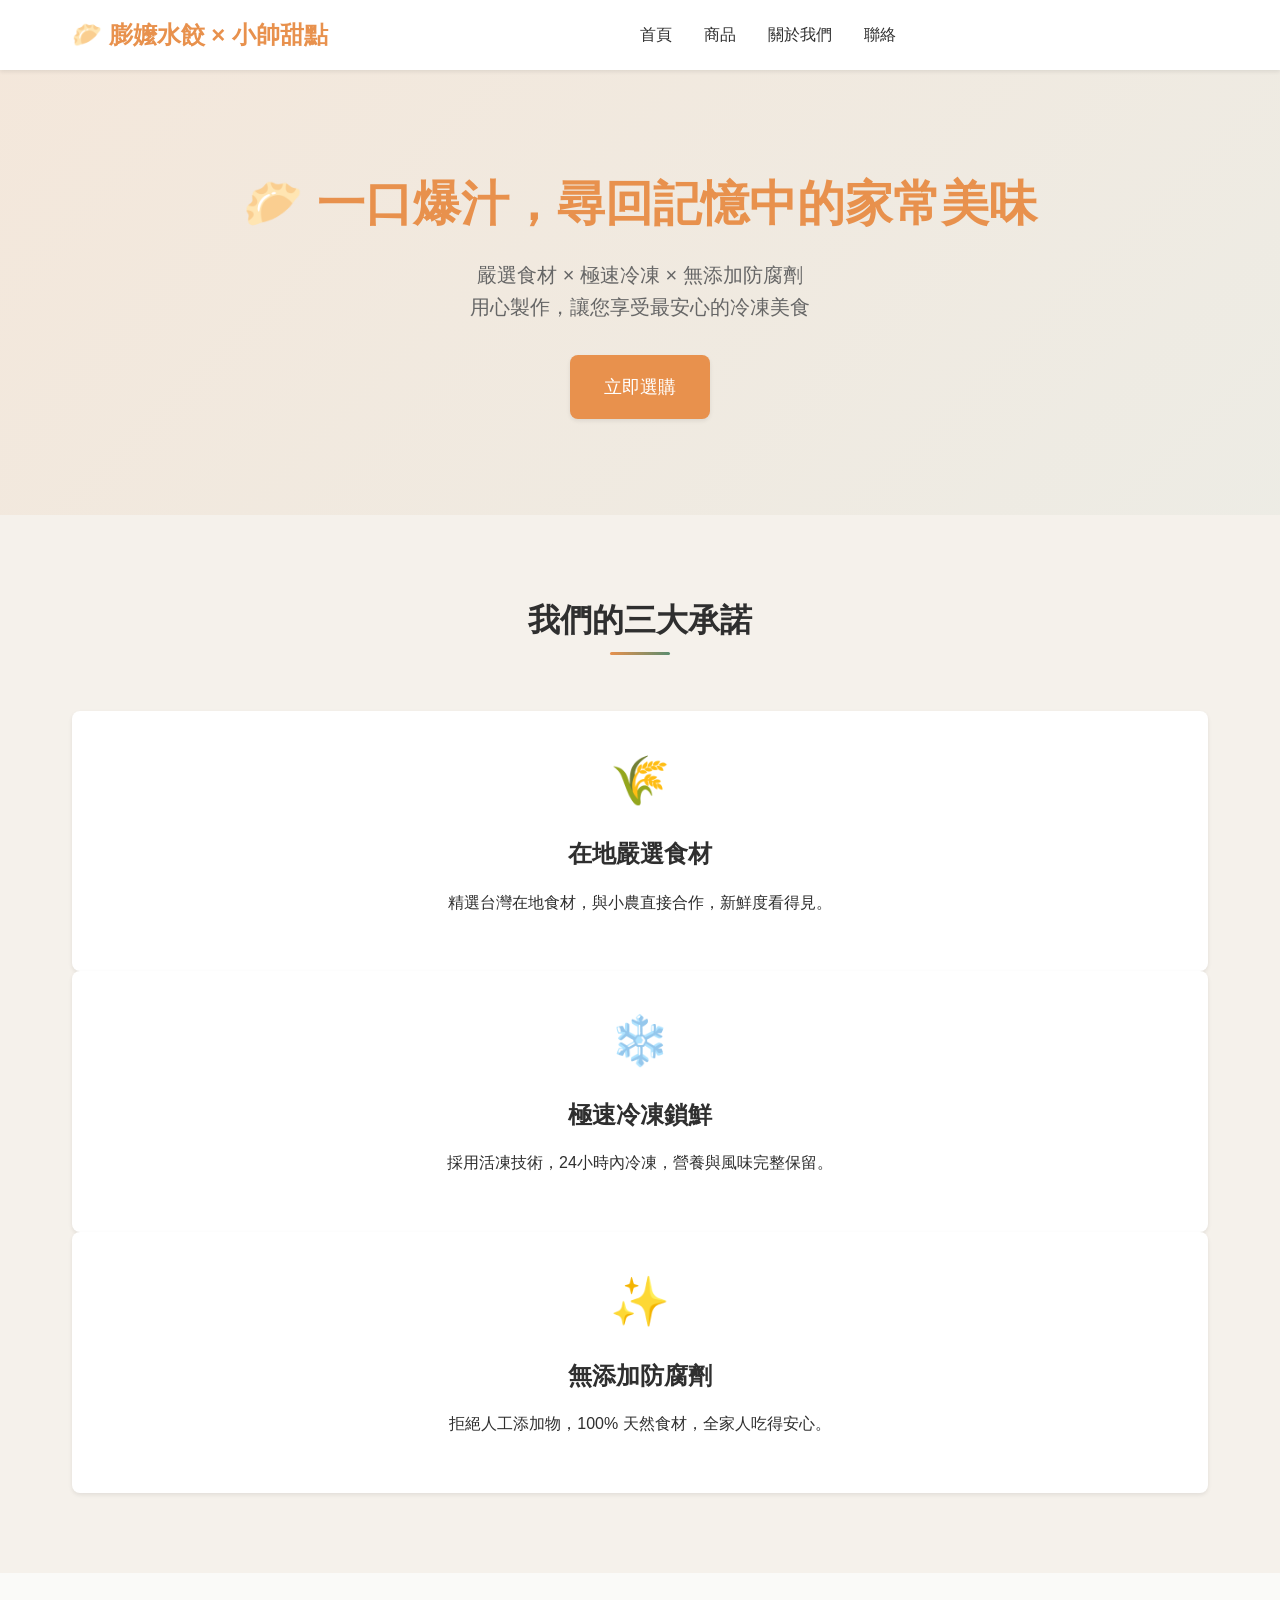
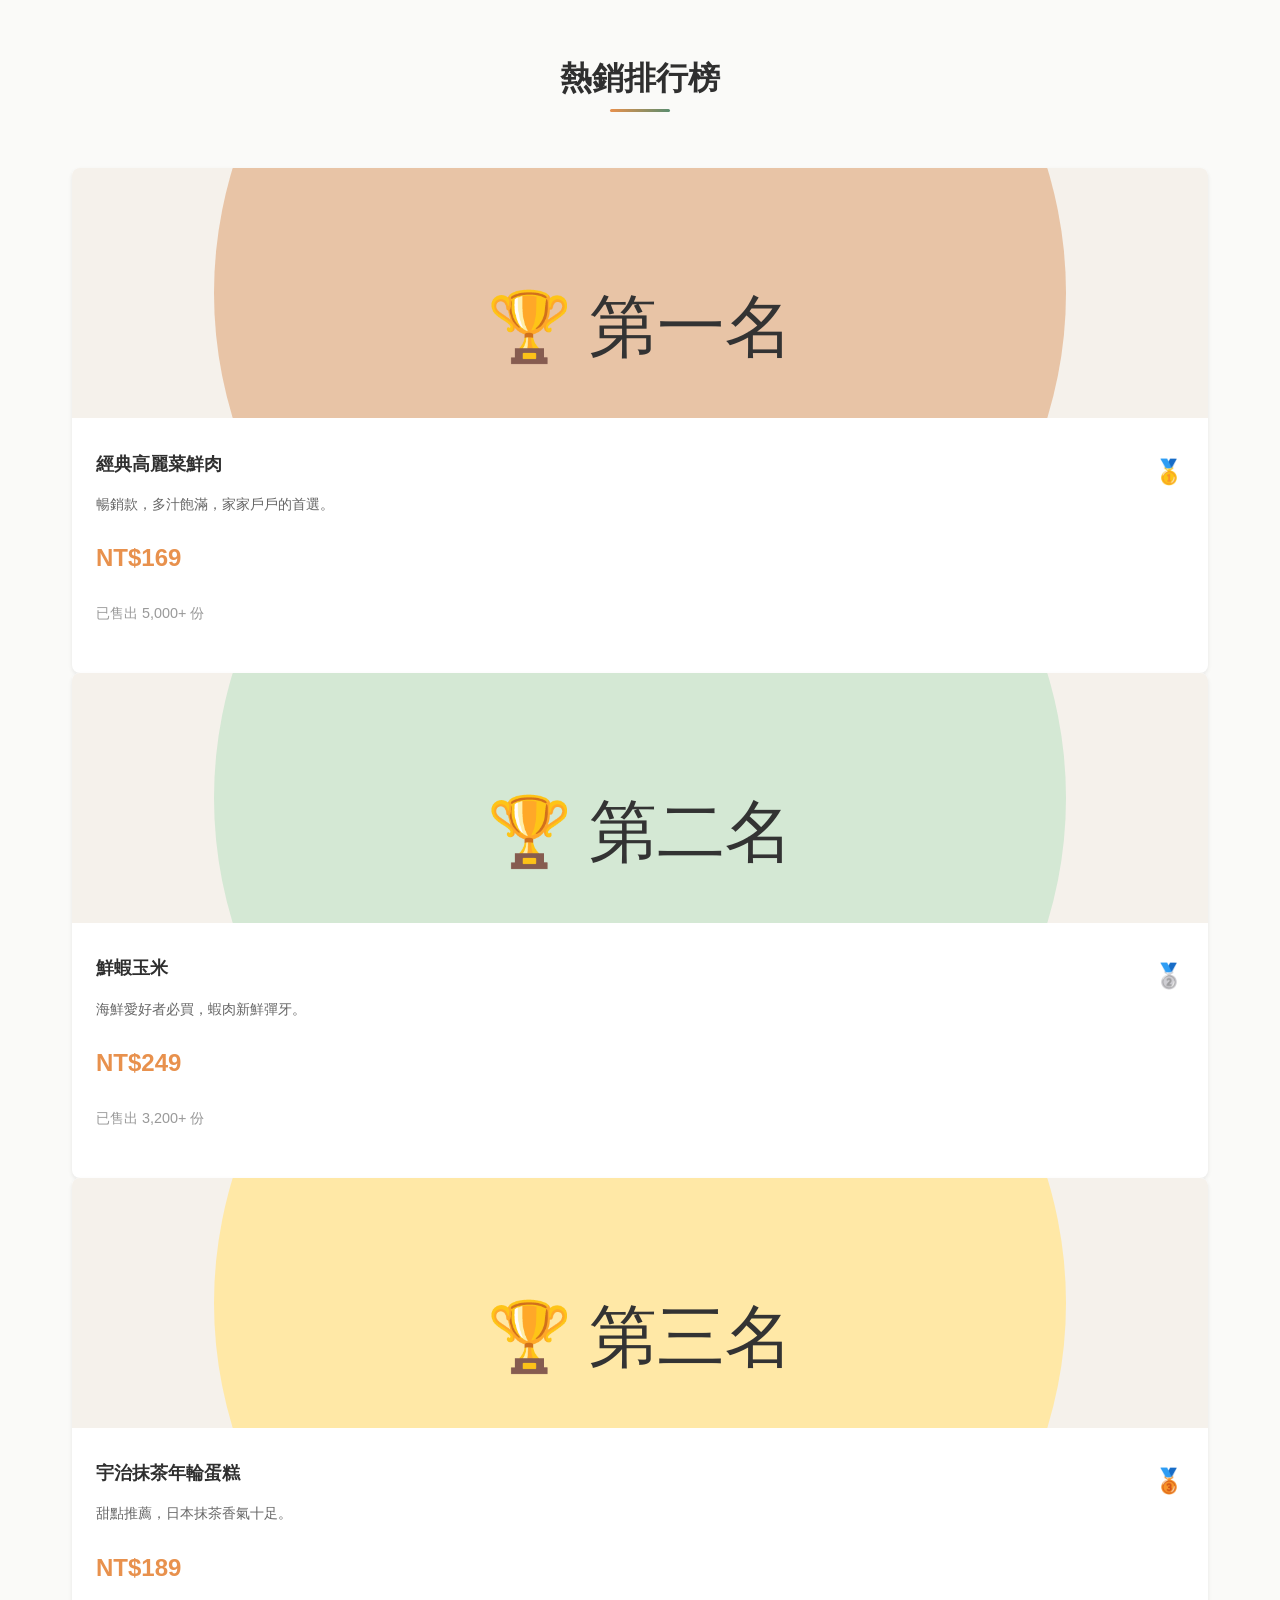
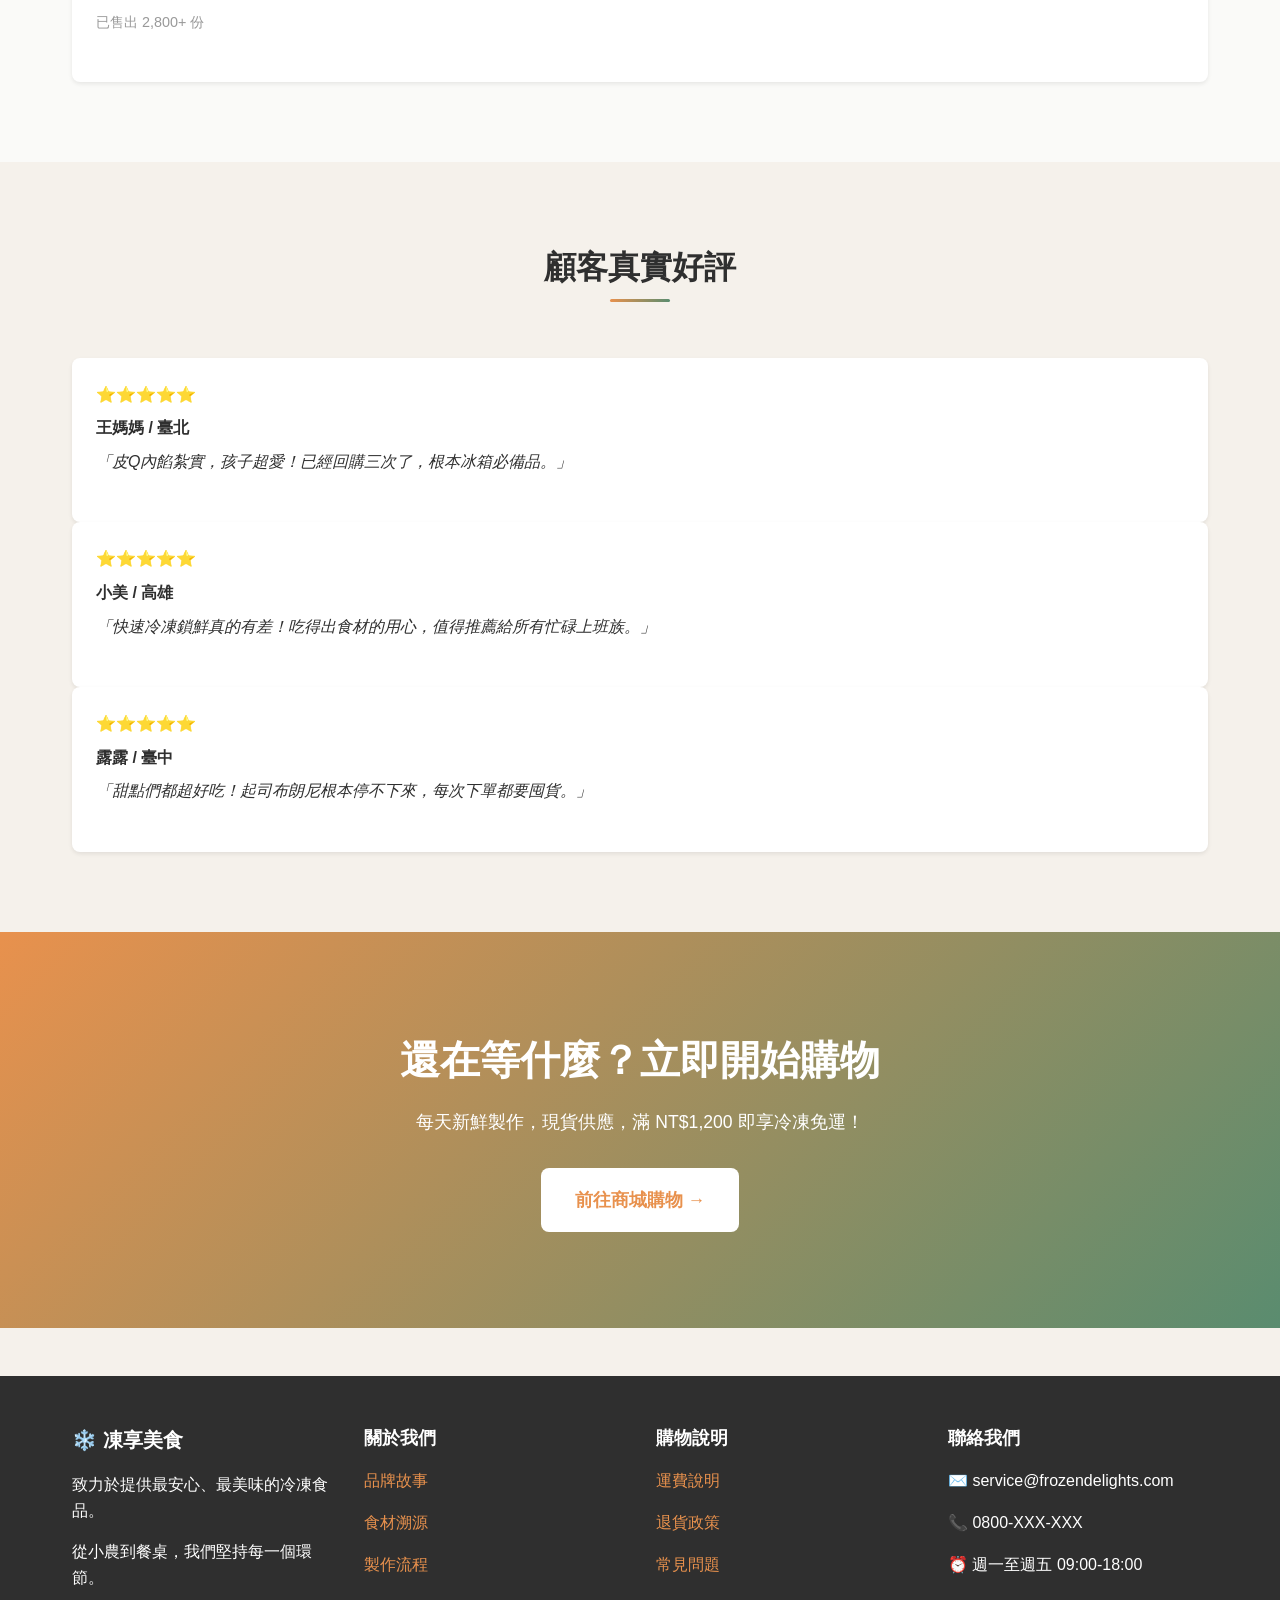
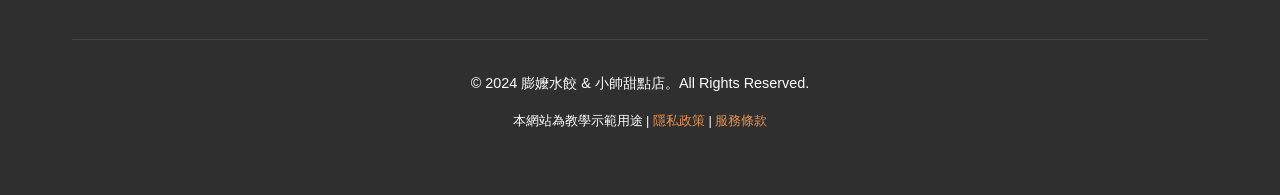
<file: index.html>
<!DOCTYPE html>
<html lang="zh-TW">
<head>
  <meta charset="UTF-8">
  <meta name="viewport" content="width=device-width, initial-scale=1.0">
  <title>膨嬤水餃 & 小帥甜點店 - 冷凍美食專家</title>
  <link rel="stylesheet" href="style.css">
</head>
<body>
  <!-- 導覽列 -->
  <nav class="navbar">
    <div class="navbar-container">
      <div class="navbar-brand">🥟 膨嬤水餃 × 小帥甜點</div>
      <ul class="navbar-nav">
        <li><a href="index.html">首頁</a></li>
        <li><a href="shop.html">商品</a></li>
        <li><a href="#about">關於我們</a></li>
        <li><a href="#contact">聯絡</a></li>
      </ul>
      <div class="navbar-right">
        <a href="cart.html" style="display: flex; align-items: center; font-weight: 600;">
          🛒 購物車<span class="cart-badge">0</span>
        </a>
      </div>
    </div>
  </nav>

  <!-- Hero Section -->
  <section style="background: linear-gradient(135deg, rgba(232, 145, 77, 0.1) 0%, rgba(90, 140, 111, 0.05) 100%); padding: 4rem 0; text-align: center;">
    <div class="container">
      <h1 style="font-size: 3rem; margin-bottom: 1rem; color: #E8914D;">
        🥟 一口爆汁，尋回記憶中的家常美味
      </h1>
      <p style="font-size: 1.25rem; color: #666; margin-bottom: 2rem;">
        嚴選食材 × 極速冷凍 × 無添加防腐劑<br>
        用心製作，讓您享受最安心的冷凍美食
      </p>
      <a href="shop.html" class="btn btn-primary" style="font-size: 1.1rem; padding: 1rem 2rem;">
        立即選購
      </a>
    </div>
  </section>

  <!-- 三大賣點 -->
  <section class="section">
    <div class="container">
      <div class="section-title">
        <h2>我們的三大承諾</h2>
      </div>
      <div class="grid-3">
        <div class="card" style="text-align: center;">
          <div style="padding: 2rem;">
            <div style="font-size: 3rem; margin-bottom: 1rem;">🌾</div>
            <h3>在地嚴選食材</h3>
            <p>精選台灣在地食材，與小農直接合作，新鮮度看得見。</p>
          </div>
        </div>
        <div class="card" style="text-align: center;">
          <div style="padding: 2rem;">
            <div style="font-size: 3rem; margin-bottom: 1rem;">❄️</div>
            <h3>極速冷凍鎖鮮</h3>
            <p>採用活凍技術，24小時內冷凍，營養與風味完整保留。</p>
          </div>
        </div>
        <div class="card" style="text-align: center;">
          <div style="padding: 2rem;">
            <div style="font-size: 3rem; margin-bottom: 1rem;">✨</div>
            <h3>無添加防腐劑</h3>
            <p>拒絕人工添加物，100% 天然食材，全家人吃得安心。</p>
          </div>
        </div>
      </div>
    </div>
  </section>

  <!-- 熱銷排行 -->
  <section class="section" style="background-color: var(--color-light);">
    <div class="container">
      <div class="section-title">
        <h2>熱銷排行榜</h2>
      </div>
      <div class="grid-3">
        <div class="card">
          <img src="data:image/svg+xml,%3Csvg xmlns=%22http://www.w3.org/2000/svg%22 width=%22400%22 height=%22400%22%3E%3Crect fill=%22%23F5F1EB%22 width=%22400%22 height=%22400%22/%3E%3Ccircle cx=%22200%22 cy=%22200%22 r=%22150%22 fill=%22%23E8C4A6%22/%3E%3Ctext x=%22200%22 y=%22220%22 font-size=%2224%22 text-anchor=%22middle%22 fill=%22%23333%22%3E🏆 第一名%3C/text%3E%3C/svg%3E" alt="" class="card-image">
          <div class="card-body">
            <div style="display: flex; justify-content: space-between; align-items: center;">
              <h3 class="card-title">經典高麗菜鮮肉</h3>
              <span style="font-size: 1.5rem;">🥇</span>
            </div>
            <p class="card-text">暢銷款，多汁飽滿，家家戶戶的首選。</p>
            <div class="card-price">NT$169</div>
            <p style="font-size: 0.9rem; color: #999;">已售出 5,000+ 份</p>
          </div>
        </div>
        <div class="card">
          <img src="data:image/svg+xml,%3Csvg xmlns=%22http://www.w3.org/2000/svg%22 width=%22400%22 height=%22400%22%3E%3Crect fill=%22%23F5F1EB%22 width=%22400%22 height=%22400%22/%3E%3Ccircle cx=%22200%22 cy=%22200%22 r=%22150%22 fill=%22%23D4E8D4%22/%3E%3Ctext x=%22200%22 y=%22220%22 font-size=%2224%22 text-anchor=%22middle%22 fill=%22%23333%22%3E🏆 第二名%3C/text%3E%3C/svg%3E" alt="" class="card-image">
          <div class="card-body">
            <div style="display: flex; justify-content: space-between; align-items: center;">
              <h3 class="card-title">鮮蝦玉米</h3>
              <span style="font-size: 1.5rem;">🥈</span>
            </div>
            <p class="card-text">海鮮愛好者必買，蝦肉新鮮彈牙。</p>
            <div class="card-price">NT$249</div>
            <p style="font-size: 0.9rem; color: #999;">已售出 3,200+ 份</p>
          </div>
        </div>
        <div class="card">
          <img src="data:image/svg+xml,%3Csvg xmlns=%22http://www.w3.org/2000/svg%22 width=%22400%22 height=%22400%22%3E%3Crect fill=%22%23F5F1EB%22 width=%22400%22 height=%22400%22/%3E%3Ccircle cx=%22200%22 cy=%22200%22 r=%22150%22 fill=%22%23FFE8A6%22/%3E%3Ctext x=%22200%22 y=%22220%22 font-size=%2224%22 text-anchor=%22middle%22 fill=%22%23333%22%3E🏆 第三名%3C/text%3E%3C/svg%3E" alt="" class="card-image">
          <div class="card-body">
            <div style="display: flex; justify-content: space-between; align-items: center;">
              <h3 class="card-title">宇治抹茶年輪蛋糕</h3>
              <span style="font-size: 1.5rem;">🥉</span>
            </div>
            <p class="card-text">甜點推薦，日本抹茶香氣十足。</p>
            <div class="card-price">NT$189</div>
            <p style="font-size: 0.9rem; color: #999;">已售出 2,800+ 份</p>
          </div>
        </div>
      </div>
    </div>
  </section>

  <!-- 顧客好評 -->
  <section class="section">
    <div class="container">
      <div class="section-title">
        <h2>顧客真實好評</h2>
      </div>
      <div class="grid-3">
        <div class="card">
          <div class="card-body">
            <div style="display: flex; gap: 0.25rem; margin-bottom: 0.5rem;">
              ⭐⭐⭐⭐⭐
            </div>
            <p style="font-weight: 600; margin-bottom: 0.5rem;">王媽媽 / 臺北</p>
            <p style="font-style: italic;">「皮Q內餡紮實，孩子超愛！已經回購三次了，根本冰箱必備品。」</p>
          </div>
        </div>
        <div class="card">
          <div class="card-body">
            <div style="display: flex; gap: 0.25rem; margin-bottom: 0.5rem;">
              ⭐⭐⭐⭐⭐
            </div>
            <p style="font-weight: 600; margin-bottom: 0.5rem;">小美 / 高雄</p>
            <p style="font-style: italic;">「快速冷凍鎖鮮真的有差！吃得出食材的用心，值得推薦給所有忙碌上班族。」</p>
          </div>
        </div>
        <div class="card">
          <div class="card-body">
            <div style="display: flex; gap: 0.25rem; margin-bottom: 0.5rem;">
              ⭐⭐⭐⭐⭐
            </div>
            <p style="font-weight: 600; margin-bottom: 0.5rem;">露露 / 臺中</p>
            <p style="font-style: italic;">「甜點們都超好吃！起司布朗尼根本停不下來，每次下單都要囤貨。」</p>
          </div>
        </div>
      </div>
    </div>
  </section>

  <!-- CTA 區域 -->
  <section style="background: linear-gradient(135deg, #E8914D 0%, #5A8C6F 100%); color: white; padding: 4rem 0; text-align: center;">
    <div class="container">
      <h2 style="font-size: 2.5rem; margin-bottom: 1rem; color: white;">
        還在等什麼？立即開始購物
      </h2>
      <p style="font-size: 1.1rem; margin-bottom: 2rem;">
        每天新鮮製作，現貨供應，滿 NT$1,200 即享冷凍免運！
      </p>
      <a href="shop.html" class="btn" style="background-color: white; color: #E8914D; font-weight: 600; font-size: 1.1rem; padding: 1rem 2rem;">
        前往商城購物 →
      </a>
    </div>
  </section>

  <!-- 頁腳 -->
  <footer id="contact">
    <div class="footer-container">
      <div class="footer-grid">
        <div>
          <h4 style="color: white; margin-bottom: 1rem;">❄️ 凍享美食</h4>
          <p>致力於提供最安心、最美味的冷凍食品。</p>
          <p>從小農到餐桌，我們堅持每一個環節。</p>
        </div>
        <div id="about">
          <h5 style="color: white; margin-bottom: 1rem;">關於我們</h5>
          <p><a href="#">品牌故事</a></p>
          <p><a href="#">食材溯源</a></p>
          <p><a href="#">製作流程</a></p>
        </div>
        <div>
          <h5 style="color: white; margin-bottom: 1rem;">購物說明</h5>
          <p><a href="#">運費說明</a></p>
          <p><a href="#">退貨政策</a></p>
          <p><a href="#">常見問題</a></p>
        </div>
        <div>
          <h5 style="color: white; margin-bottom: 1rem;">聯絡我們</h5>
          <p>✉️ service@frozendelights.com</p>
          <p>📞 0800-XXX-XXX</p>
          <p>⏰ 週一至週五 09:00-18:00</p>
        </div>
      </div>
      <div class="footer-bottom">
        <p>&copy; 2024 膨嬤水餃 & 小帥甜點店。All Rights Reserved.</p>
        <p style="margin-top: 0.5rem; font-size: 0.8rem;">
          本網站為教學示範用途 | 
          <a href="#">隱私政策</a> | 
          <a href="#">服務條款</a>
        </p>
      </div>
    </div>
  </footer>

  <script src="products.js"></script>
  <script src="cart.js"></script>
  <script src="main.js"></script>
  <script>
    document.addEventListener('DOMContentLoaded', () => {
      initHomePage();
    });
  </script>
</body>
</html>
</file>
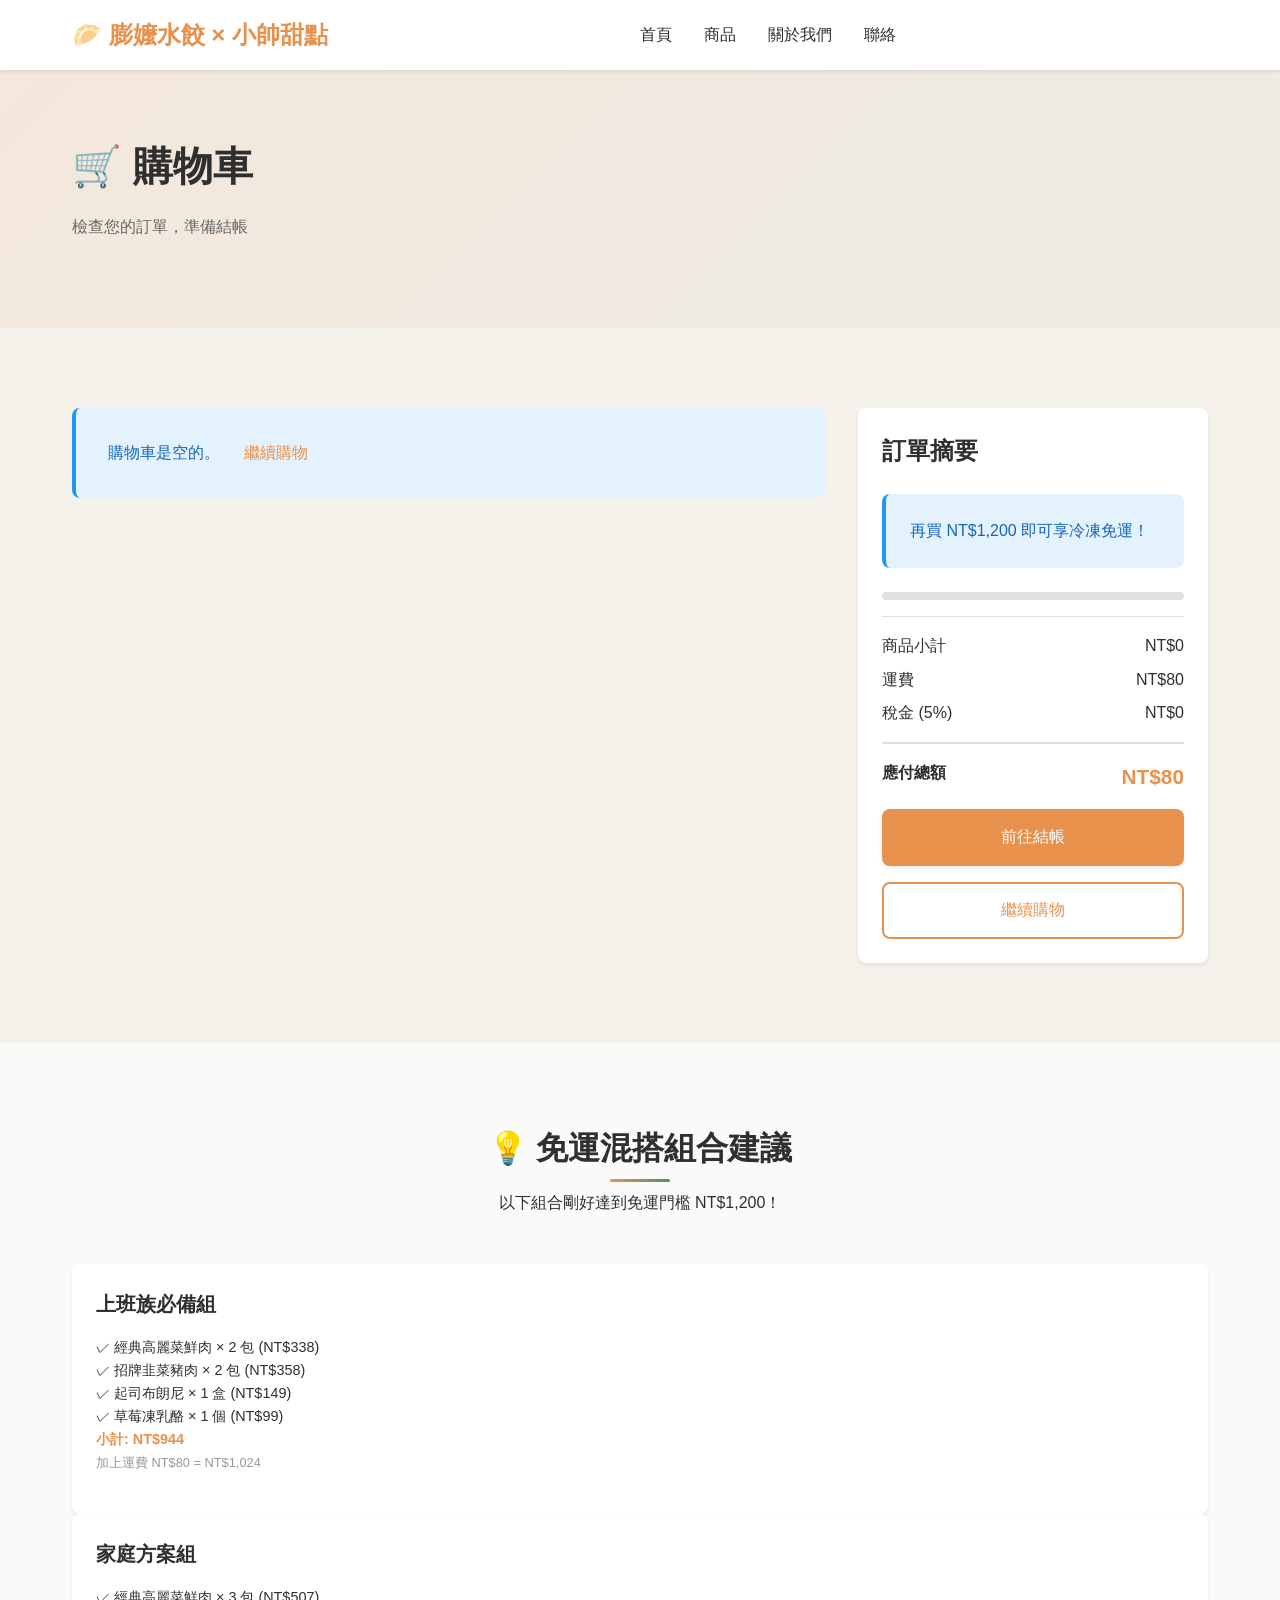
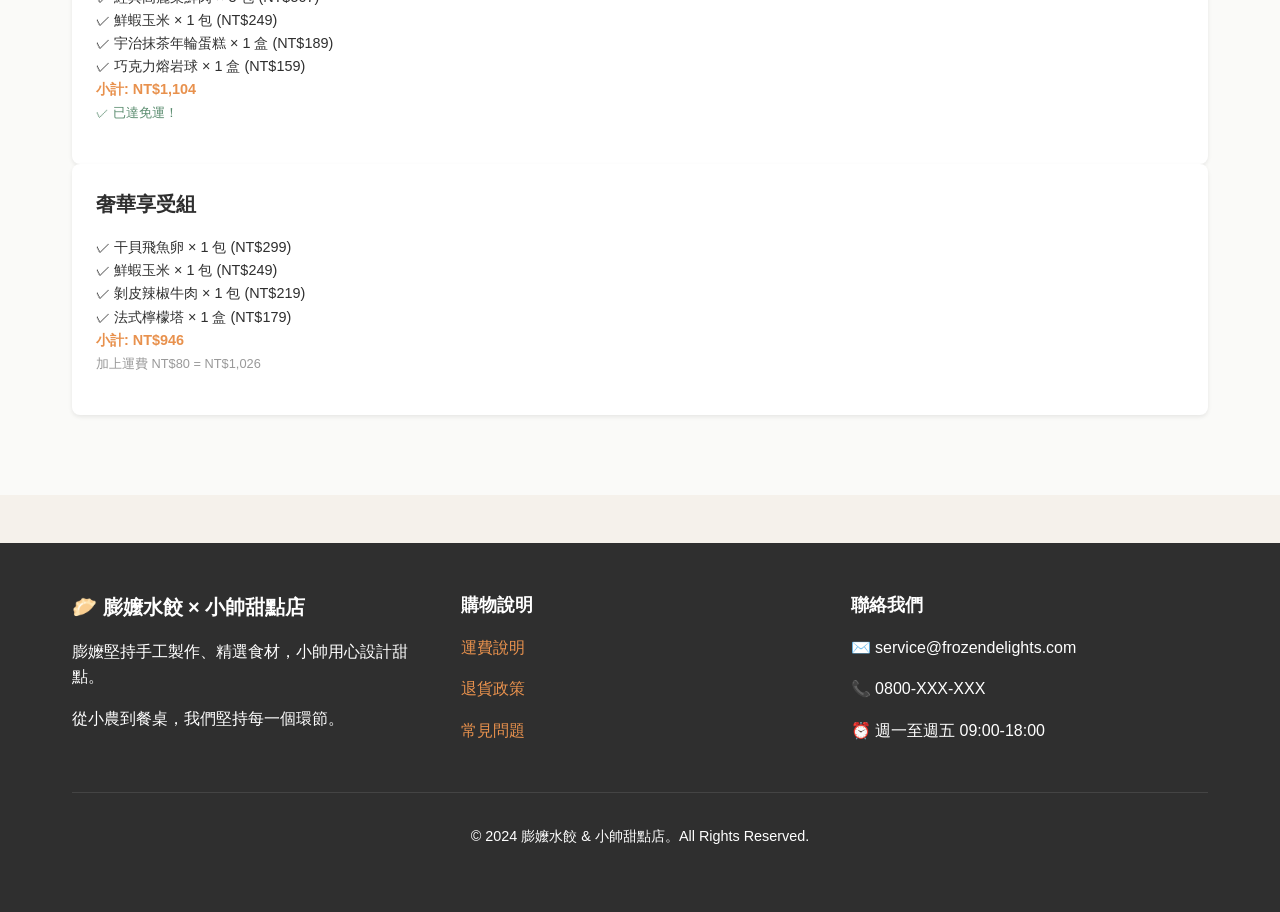
<file: cart.html>
<!DOCTYPE html>
<html lang="zh-TW">
<head>
  <meta charset="UTF-8">
  <meta name="viewport" content="width=device-width, initial-scale=1.0">
  <title>購物車 - 膨嬤水餃 & 小帥甜點店</title>
  <link rel="stylesheet" href="style.css">
</head>
<body>
  <!-- 導覽列 -->
  <nav class="navbar">
    <div class="navbar-container">
      <div class="navbar-brand">🥟 膨嬤水餃 × 小帥甜點</div>
      <ul class="navbar-nav">
        <li><a href="index.html">首頁</a></li>
        <li><a href="shop.html">商品</a></li>
        <li><a href="index.html#about">關於我們</a></li>
        <li><a href="index.html#contact">聯絡</a></li>
      </ul>
      <div class="navbar-right">
        <a href="cart.html" style="display: flex; align-items: center; font-weight: 600;">
          🛒 購物車<span class="cart-badge">0</span>
        </a>
      </div>
    </div>
  </nav>

  <main>
    <!-- 標題 -->
    <section style="background: linear-gradient(135deg, rgba(232, 145, 77, 0.1) 0%, rgba(90, 140, 111, 0.05) 100%); padding: 2rem 0;">
      <div class="container">
        <h1>🛒 購物車</h1>
        <p style="color: #666; margin-top: 0.5rem;">檢查您的訂單，準備結帳</p>
      </div>
    </section>

    <!-- 購物車內容 -->
    <section class="section">
      <div class="container">
        <div style="display: grid; grid-template-columns: 1fr 350px; gap: 2rem;">
          <!-- 購物車列表 -->
          <div class="cart-items">
            <!-- 動態渲染 -->
            <div style="text-align: center; padding: 2rem;">
              <p>載入中...</p>
            </div>
          </div>

          <!-- 購物車摘要 -->
          <div class="cart-summary">
            <!-- 動態渲染 -->
            <div style="text-align: center; padding: 2rem;">
              <p>載入中...</p>
            </div>
          </div>
        </div>
      </div>
    </section>

    <!-- 推薦組合 -->
    <section class="section" style="background-color: var(--color-light);">
      <div class="container">
        <div class="section-title">
          <h2>💡 免運混搭組合建議</h2>
          <p>以下組合剛好達到免運門檻 NT$1,200！</p>
        </div>
        <div class="grid-3">
          <div class="card">
            <div class="card-body">
              <h4>上班族必備組</h4>
              <p style="margin: 1rem 0; font-size: 0.9rem;">
                ✓ 經典高麗菜鮮肉 × 2 包 (NT$338)<br>
                ✓ 招牌韭菜豬肉 × 2 包 (NT$358)<br>
                ✓ 起司布朗尼 × 1 盒 (NT$149)<br>
                ✓ 草莓凍乳酪 × 1 個 (NT$99)<br>
                <strong style="color: var(--color-primary);">小計: NT$944</strong><br>
                <span style="color: #999; font-size: 0.8rem;">加上運費 NT$80 = NT$1,024</span>
              </p>
            </div>
          </div>
          <div class="card">
            <div class="card-body">
              <h4>家庭方案組</h4>
              <p style="margin: 1rem 0; font-size: 0.9rem;">
                ✓ 經典高麗菜鮮肉 × 3 包 (NT$507)<br>
                ✓ 鮮蝦玉米 × 1 包 (NT$249)<br>
                ✓ 宇治抹茶年輪蛋糕 × 1 盒 (NT$189)<br>
                ✓ 巧克力熔岩球 × 1 盒 (NT$159)<br>
                <strong style="color: var(--color-primary);">小計: NT$1,104</strong><br>
                <span style="color: var(--color-secondary); font-size: 0.8rem;">✓ 已達免運！</span>
              </p>
            </div>
          </div>
          <div class="card">
            <div class="card-body">
              <h4>奢華享受組</h4>
              <p style="margin: 1rem 0; font-size: 0.9rem;">
                ✓ 干貝飛魚卵 × 1 包 (NT$299)<br>
                ✓ 鮮蝦玉米 × 1 包 (NT$249)<br>
                ✓ 剝皮辣椒牛肉 × 1 包 (NT$219)<br>
                ✓ 法式檸檬塔 × 1 盒 (NT$179)<br>
                <strong style="color: var(--color-primary);">小計: NT$946</strong><br>
                <span style="color: #999; font-size: 0.8rem;">加上運費 NT$80 = NT$1,026</span>
              </p>
            </div>
          </div>
        </div>
      </div>
    </section>
  </main>

  <!-- 頁腳 -->
  <footer>
    <div class="footer-container">
      <div class="footer-grid">
        <div>
          <h4 style="color: white; margin-bottom: 1rem;">🥟 膨嬤水餃 × 小帥甜點店</h4>
          <p>膨嬤堅持手工製作、精選食材，小帥用心設計甜點。</p>
          <p>從小農到餐桌，我們堅持每一個環節。</p>
        </div>
        <div>
          <h5 style="color: white; margin-bottom: 1rem;">購物說明</h5>
          <p><a href="#">運費說明</a></p>
          <p><a href="#">退貨政策</a></p>
          <p><a href="#">常見問題</a></p>
        </div>
        <div>
          <h5 style="color: white; margin-bottom: 1rem;">聯絡我們</h5>
          <p>✉️ service@frozendelights.com</p>
          <p>📞 0800-XXX-XXX</p>
          <p>⏰ 週一至週五 09:00-18:00</p>
        </div>
      </div>
      <div class="footer-bottom">
        <p>&copy; 2024 膨嬤水餃 & 小帥甜點店。All Rights Reserved.</p>
      </div>
    </div>
  </footer>

  <script src="products.js"></script>
  <script src="cart.js"></script>
  <script src="main.js"></script>
  <script>
    document.addEventListener('DOMContentLoaded', () => {
      initCartPage();
    });
  </script>
</body>
</html>
</file>
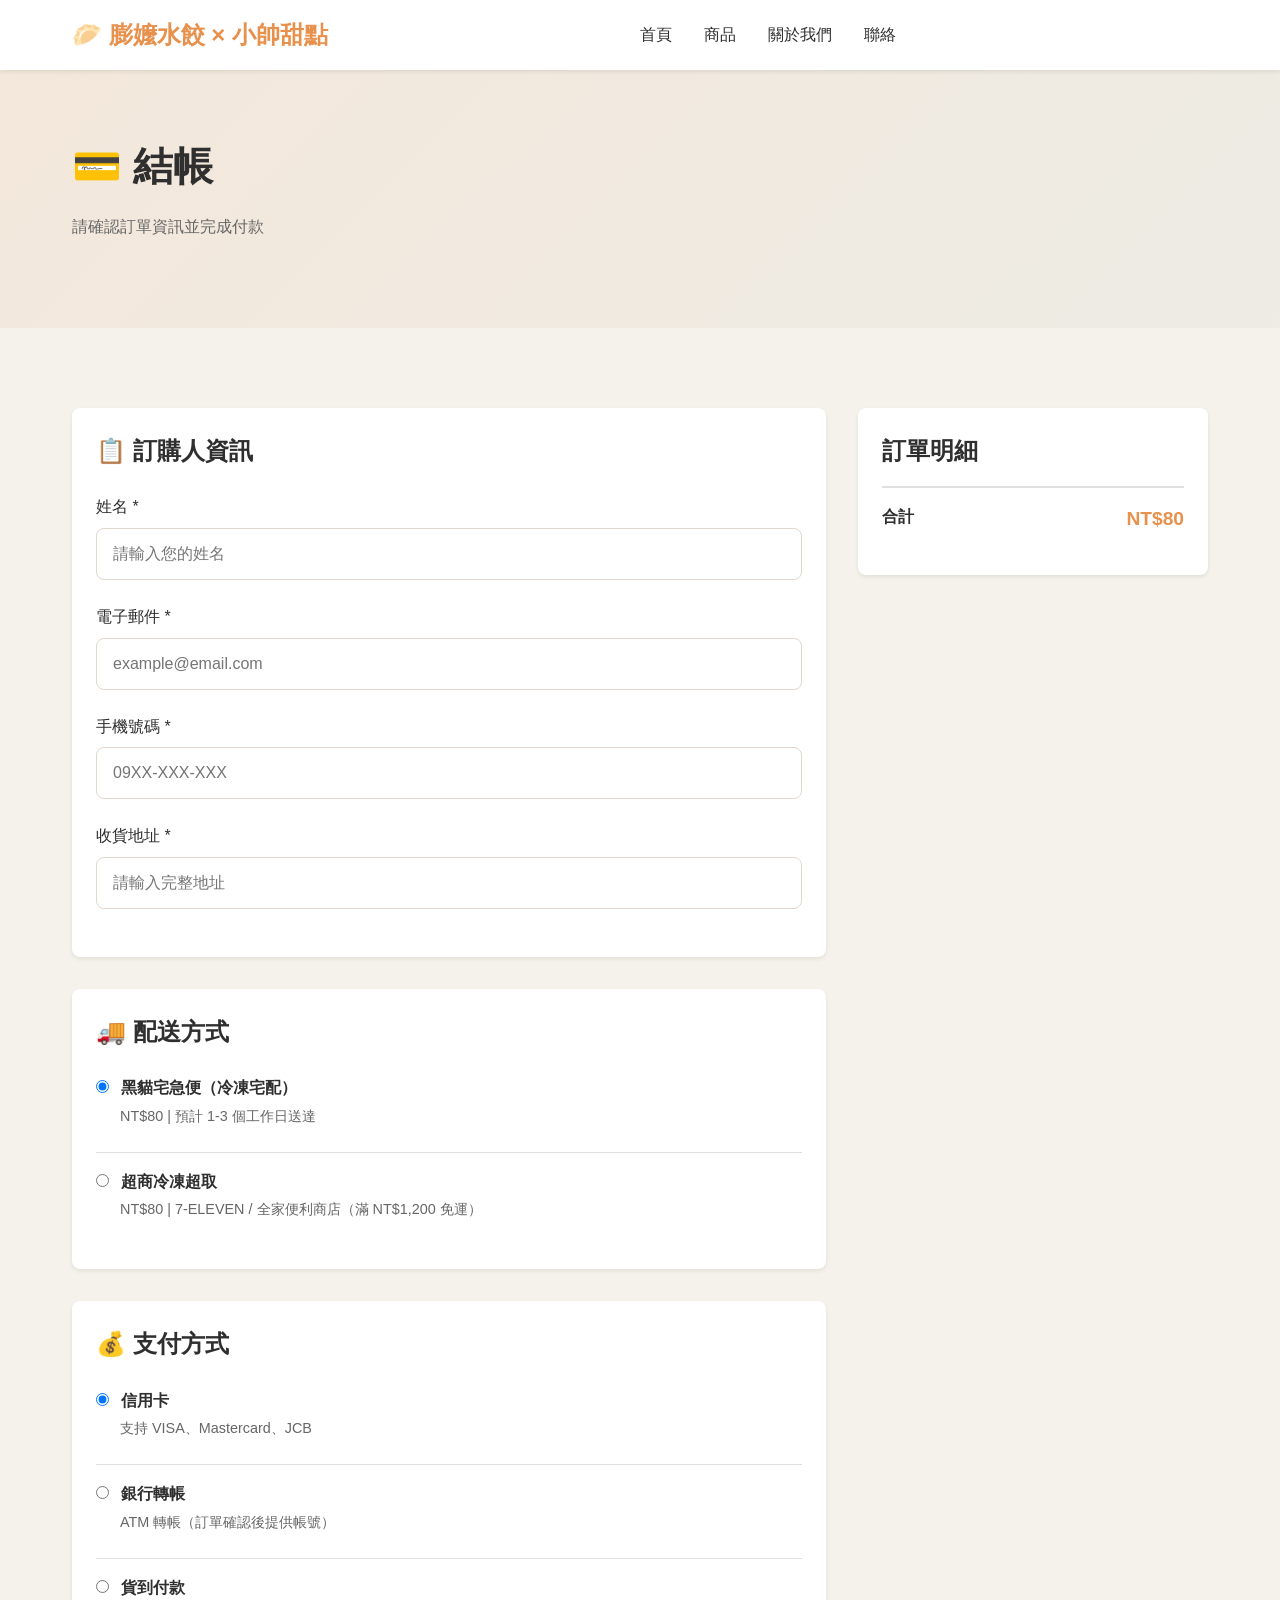
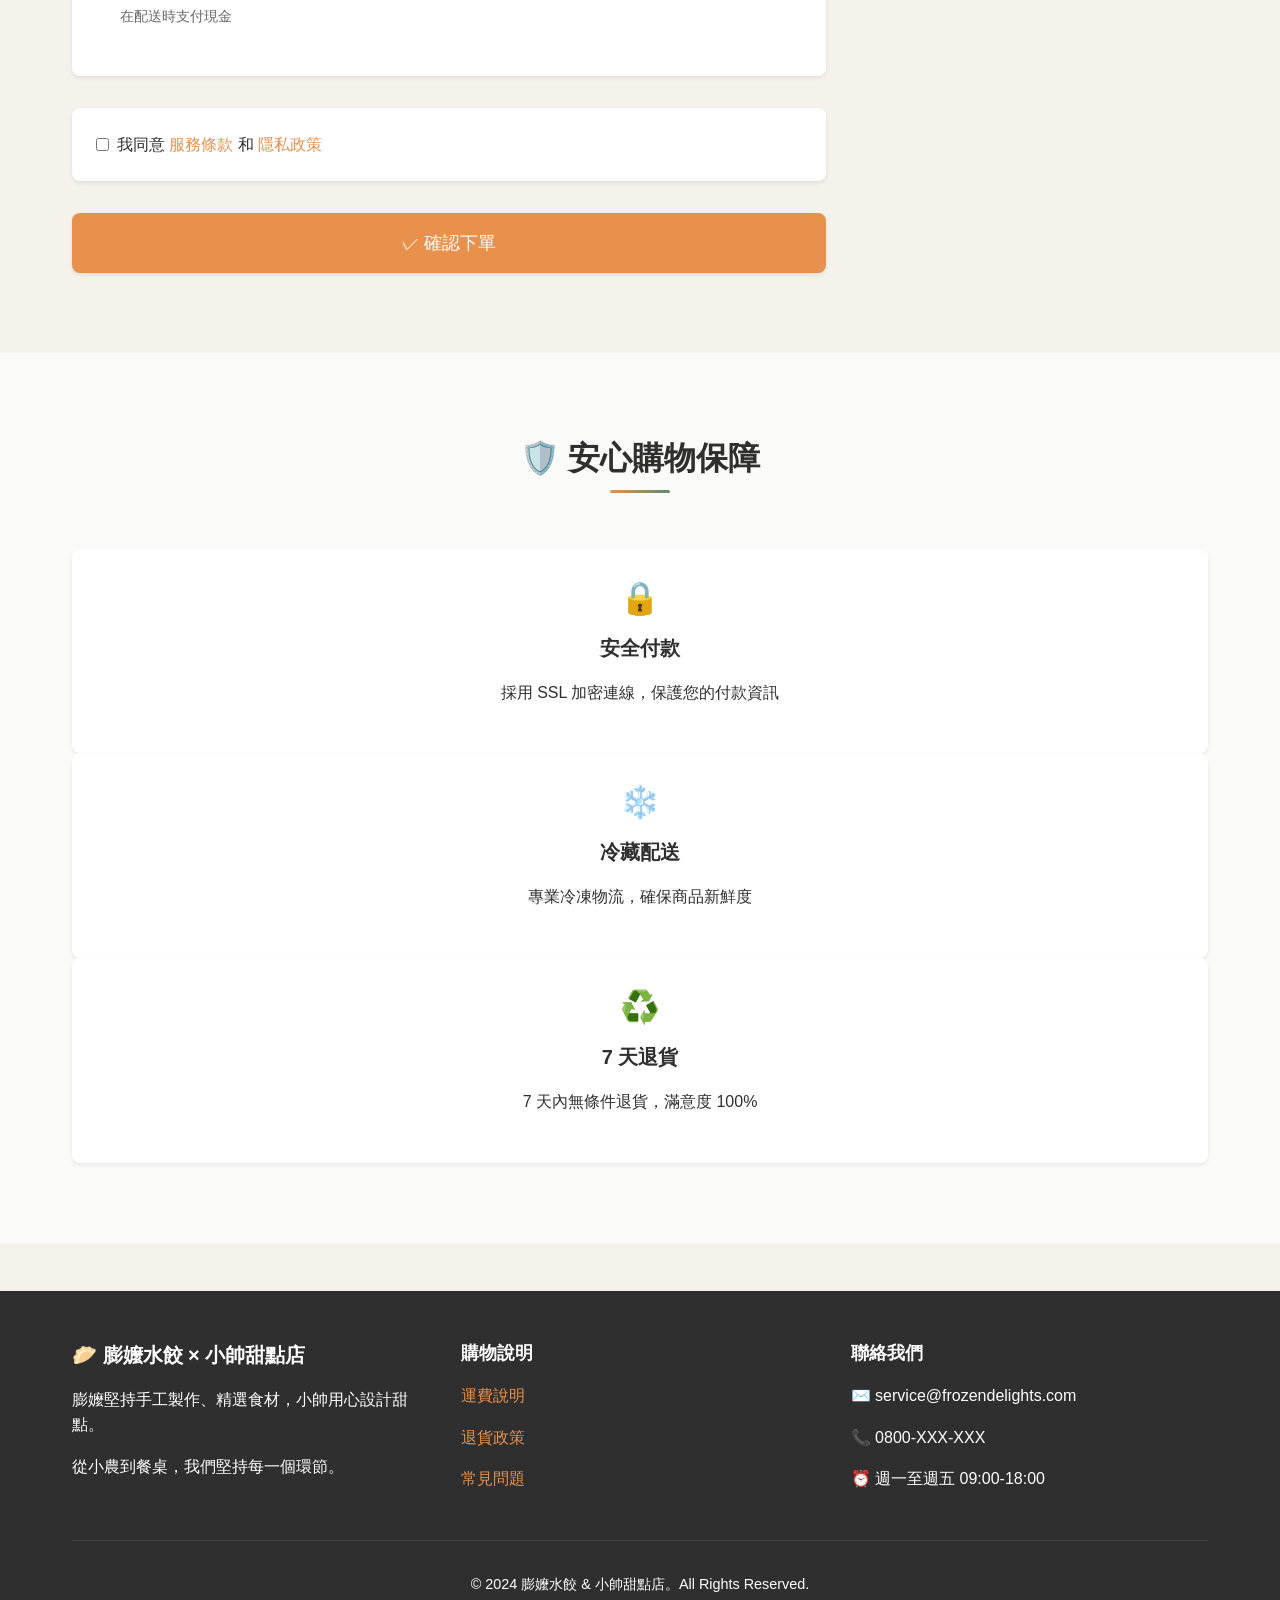
<file: checkout.html>
<!DOCTYPE html>
<html lang="zh-TW">
<head>
  <meta charset="UTF-8">
  <meta name="viewport" content="width=device-width, initial-scale=1.0">
  <title>結帳 - 膨嬤水餃 & 小帥甜點店</title>
  <link rel="stylesheet" href="style.css">
</head>
<body>
  <!-- 導覽列 -->
  <nav class="navbar">
    <div class="navbar-container">
      <div class="navbar-brand">🥟 膨嬤水餃 × 小帥甜點</div>
      <ul class="navbar-nav">
        <li><a href="index.html">首頁</a></li>
        <li><a href="shop.html">商品</a></li>
        <li><a href="index.html#about">關於我們</a></li>
        <li><a href="index.html#contact">聯絡</a></li>
      </ul>
      <div class="navbar-right">
        <a href="cart.html" style="display: flex; align-items: center; font-weight: 600;">
          🛒 購物車<span class="cart-badge">0</span>
        </a>
      </div>
    </div>
  </nav>

  <main>
    <!-- 標題 -->
    <section style="background: linear-gradient(135deg, rgba(232, 145, 77, 0.1) 0%, rgba(90, 140, 111, 0.05) 100%); padding: 2rem 0;">
      <div class="container">
        <h1>💳 結帳</h1>
        <p style="color: #666; margin-top: 0.5rem;">請確認訂單資訊並完成付款</p>
      </div>
    </section>

    <!-- 結帳內容 -->
    <section class="section">
      <div class="container">
        <div style="display: grid; grid-template-columns: 1fr 350px; gap: 2rem;">
          <!-- 結帳表單 -->
          <div class="checkout-form">
            <form>
              <!-- 訂購人資訊 -->
              <div class="card mb-4">
                <div class="card-body">
                  <h3 class="mb-3">📋 訂購人資訊</h3>
                  
                  <div class="form-group">
                    <label class="form-label">姓名 *</label>
                    <input type="text" id="name" class="form-control" placeholder="請輸入您的姓名" required>
                  </div>

                  <div class="form-group">
                    <label class="form-label">電子郵件 *</label>
                    <input type="email" id="email" class="form-control" placeholder="example@email.com" required>
                  </div>

                  <div class="form-group">
                    <label class="form-label">手機號碼 *</label>
                    <input type="tel" id="phone" class="form-control" placeholder="09XX-XXX-XXX" required>
                  </div>

                  <div class="form-group">
                    <label class="form-label">收貨地址 *</label>
                    <input type="text" id="address" class="form-control" placeholder="請輸入完整地址" required>
                  </div>
                </div>
              </div>

              <!-- 配送方式 -->
              <div class="card mb-4">
                <div class="card-body">
                  <h3 class="mb-3">🚚 配送方式</h3>
                  
                  <div class="form-group">
                    <input type="radio" name="shipping" value="delivery" id="shipping-delivery" checked>
                    <label for="shipping-delivery" style="display: inline; margin-left: 0.5rem;">
                      <strong>黑貓宅急便（冷凍宅配）</strong>
                      <p style="font-size: 0.9rem; color: #666; margin: 0.25rem 0 0 1.5rem;">
                        NT$80 | 預計 1-3 個工作日送達
                      </p>
                    </label>
                  </div>

                  <hr style="margin: 1rem 0; border: none; border-top: 1px solid #e0e0e0;">

                  <div class="form-group">
                    <input type="radio" name="shipping" value="pickup" id="shipping-pickup">
                    <label for="shipping-pickup" style="display: inline; margin-left: 0.5rem;">
                      <strong>超商冷凍超取</strong>
                      <p style="font-size: 0.9rem; color: #666; margin: 0.25rem 0 0 1.5rem;">
                        NT$80 | 7-ELEVEN / 全家便利商店（滿 NT$1,200 免運）
                      </p>
                    </label>
                  </div>
                </div>
              </div>

              <!-- 支付方式 -->
              <div class="card mb-4">
                <div class="card-body">
                  <h3 class="mb-3">💰 支付方式</h3>
                  
                  <div class="form-group">
                    <input type="radio" name="payment" value="credit" id="payment-credit" checked>
                    <label for="payment-credit" style="display: inline; margin-left: 0.5rem;">
                      <strong>信用卡</strong>
                      <p style="font-size: 0.9rem; color: #666; margin: 0.25rem 0 0 1.5rem;">
                        支持 VISA、Mastercard、JCB
                      </p>
                    </label>
                  </div>

                  <hr style="margin: 1rem 0; border: none; border-top: 1px solid #e0e0e0;">

                  <div class="form-group">
                    <input type="radio" name="payment" value="transfer" id="payment-transfer">
                    <label for="payment-transfer" style="display: inline; margin-left: 0.5rem;">
                      <strong>銀行轉帳</strong>
                      <p style="font-size: 0.9rem; color: #666; margin: 0.25rem 0 0 1.5rem;">
                        ATM 轉帳（訂單確認後提供帳號）
                      </p>
                    </label>
                  </div>

                  <hr style="margin: 1rem 0; border: none; border-top: 1px solid #e0e0e0;">

                  <div class="form-group">
                    <input type="radio" name="payment" value="cod" id="payment-cod">
                    <label for="payment-cod" style="display: inline; margin-left: 0.5rem;">
                      <strong>貨到付款</strong>
                      <p style="font-size: 0.9rem; color: #666; margin: 0.25rem 0 0 1.5rem;">
                        在配送時支付現金
                      </p>
                    </label>
                  </div>
                </div>
              </div>

              <!-- 確認同意 -->
              <div class="card mb-4">
                <div class="card-body">
                  <div style="display: flex; gap: 0.5rem;">
                    <input type="checkbox" id="agree-terms" required>
                    <label for="agree-terms" style="margin: 0;">
                      我同意 <a href="#">服務條款</a> 和 <a href="#">隱私政策</a>
                    </label>
                  </div>
                </div>
              </div>

              <!-- 提交按鈕 -->
              <button type="submit" class="btn btn-primary btn-block" style="padding: 1rem; font-size: 1.1rem;">
                ✓ 確認下單
              </button>
            </form>
          </div>

          <!-- 訂單摘要 -->
          <div>
            <div class="card sticky" style="position: sticky; top: 80px;">
              <div class="card-body checkout-items">
                <!-- 動態渲染 -->
                <div style="text-align: center; padding: 2rem;">
                  <p>載入中...</p>
                </div>
              </div>
            </div>
          </div>
        </div>
      </div>
    </section>

    <!-- 安心購物保障 -->
    <section class="section" style="background-color: var(--color-light);">
      <div class="container">
        <div class="section-title">
          <h2>🛡️ 安心購物保障</h2>
        </div>
        <div class="grid-3">
          <div class="card">
            <div class="card-body" style="text-align: center;">
              <div style="font-size: 2rem; margin-bottom: 0.5rem;">🔒</div>
              <h4>安全付款</h4>
              <p>採用 SSL 加密連線，保護您的付款資訊</p>
            </div>
          </div>
          <div class="card">
            <div class="card-body" style="text-align: center;">
              <div style="font-size: 2rem; margin-bottom: 0.5rem;">❄️</div>
              <h4>冷藏配送</h4>
              <p>專業冷凍物流，確保商品新鮮度</p>
            </div>
          </div>
          <div class="card">
            <div class="card-body" style="text-align: center;">
              <div style="font-size: 2rem; margin-bottom: 0.5rem;">♻️</div>
              <h4>7 天退貨</h4>
              <p>7 天內無條件退貨，滿意度 100%</p>
            </div>
          </div>
        </div>
      </div>
    </section>
  </main>

  <!-- 頁腳 -->
  <footer>
    <div class="footer-container">
      <div class="footer-grid">
        <div>
          <h4 style="color: white; margin-bottom: 1rem;">🥟 膨嬤水餃 × 小帥甜點店</h4>
          <p>膨嬤堅持手工製作、精選食材，小帥用心設計甜點。</p>
          <p>從小農到餐桌，我們堅持每一個環節。</p>
        </div>
        <div>
          <h5 style="color: white; margin-bottom: 1rem;">購物說明</h5>
          <p><a href="#">運費說明</a></p>
          <p><a href="#">退貨政策</a></p>
          <p><a href="#">常見問題</a></p>
        </div>
        <div>
          <h5 style="color: white; margin-bottom: 1rem;">聯絡我們</h5>
          <p>✉️ service@frozendelights.com</p>
          <p>📞 0800-XXX-XXX</p>
          <p>⏰ 週一至週五 09:00-18:00</p>
        </div>
      </div>
      <div class="footer-bottom">
        <p>&copy; 2024 膨嬤水餃 & 小帥甜點店。All Rights Reserved.</p>
      </div>
    </div>
  </footer>

  <script src="products.js"></script>
  <script src="cart.js"></script>
  <script src="main.js"></script>
  <script>
    document.addEventListener('DOMContentLoaded', () => {
      initCheckoutPage();
    });
  </script>
</body>
</html>
</file>
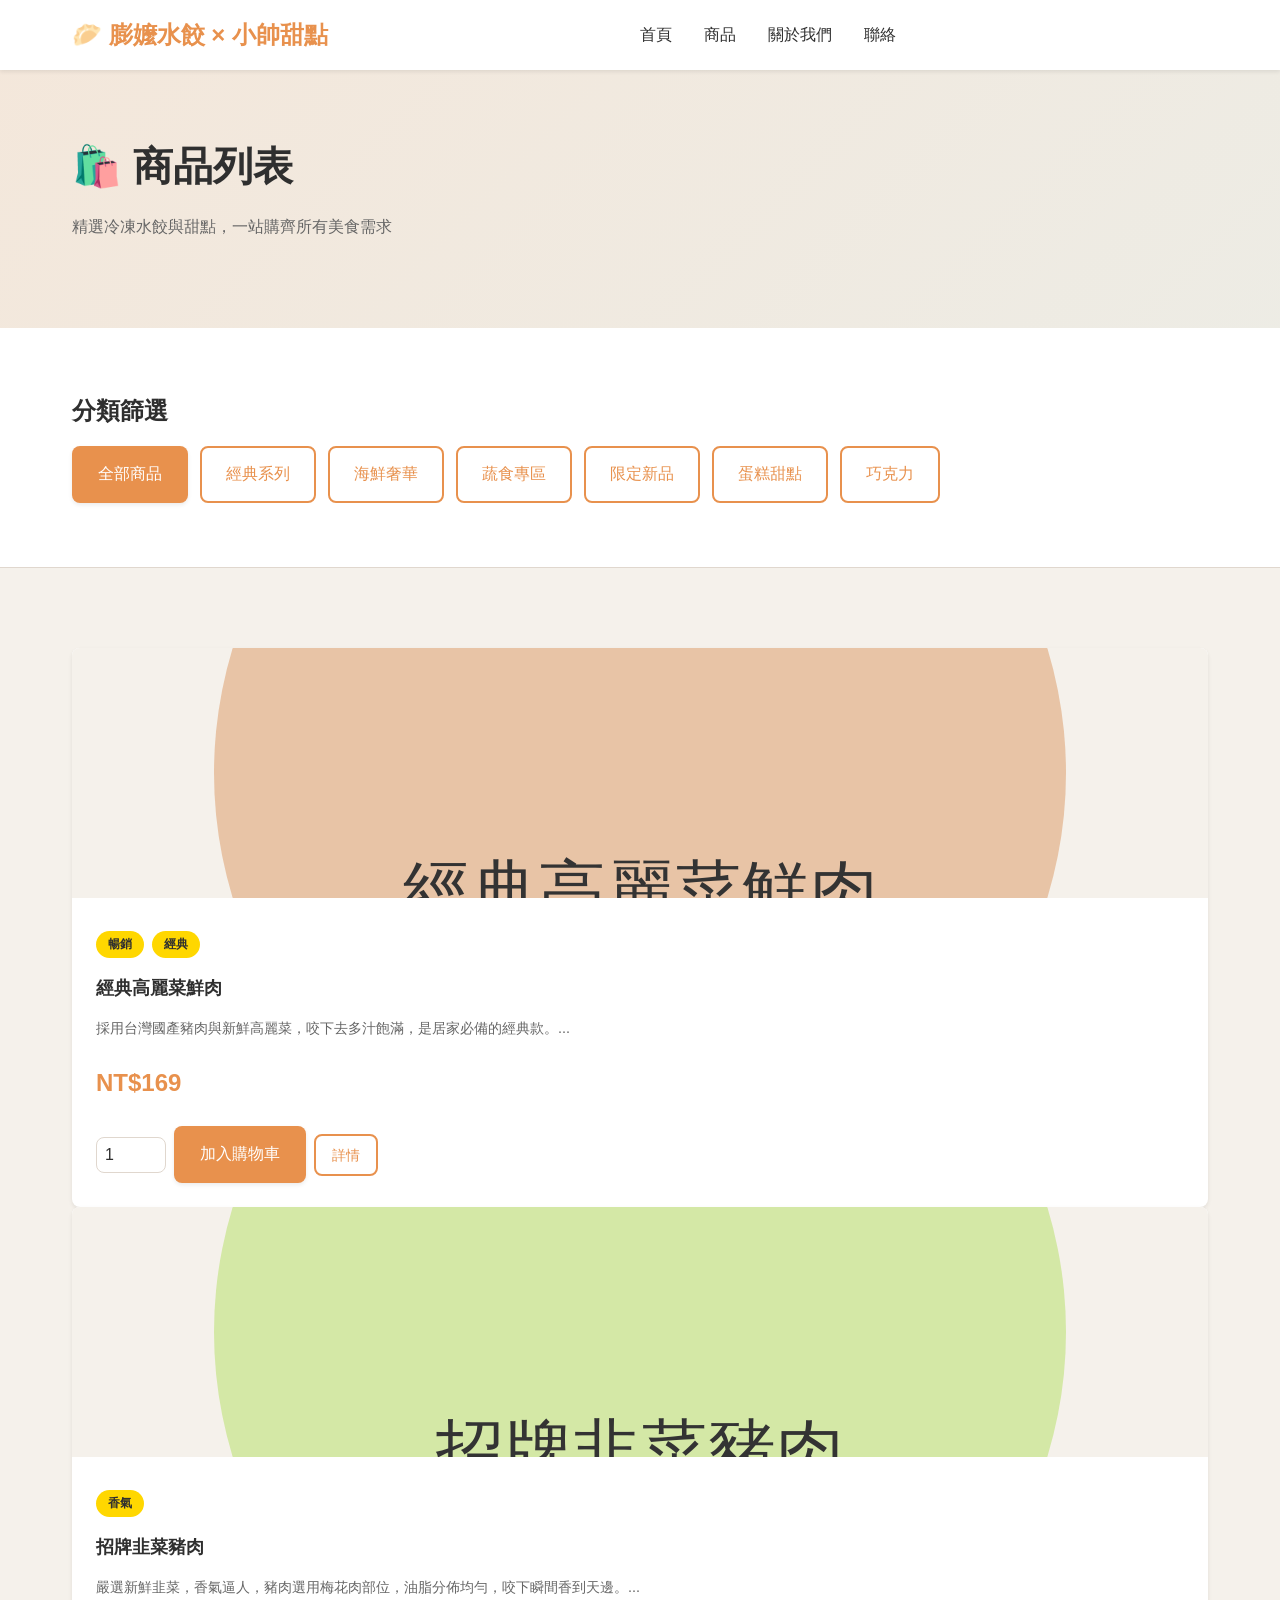
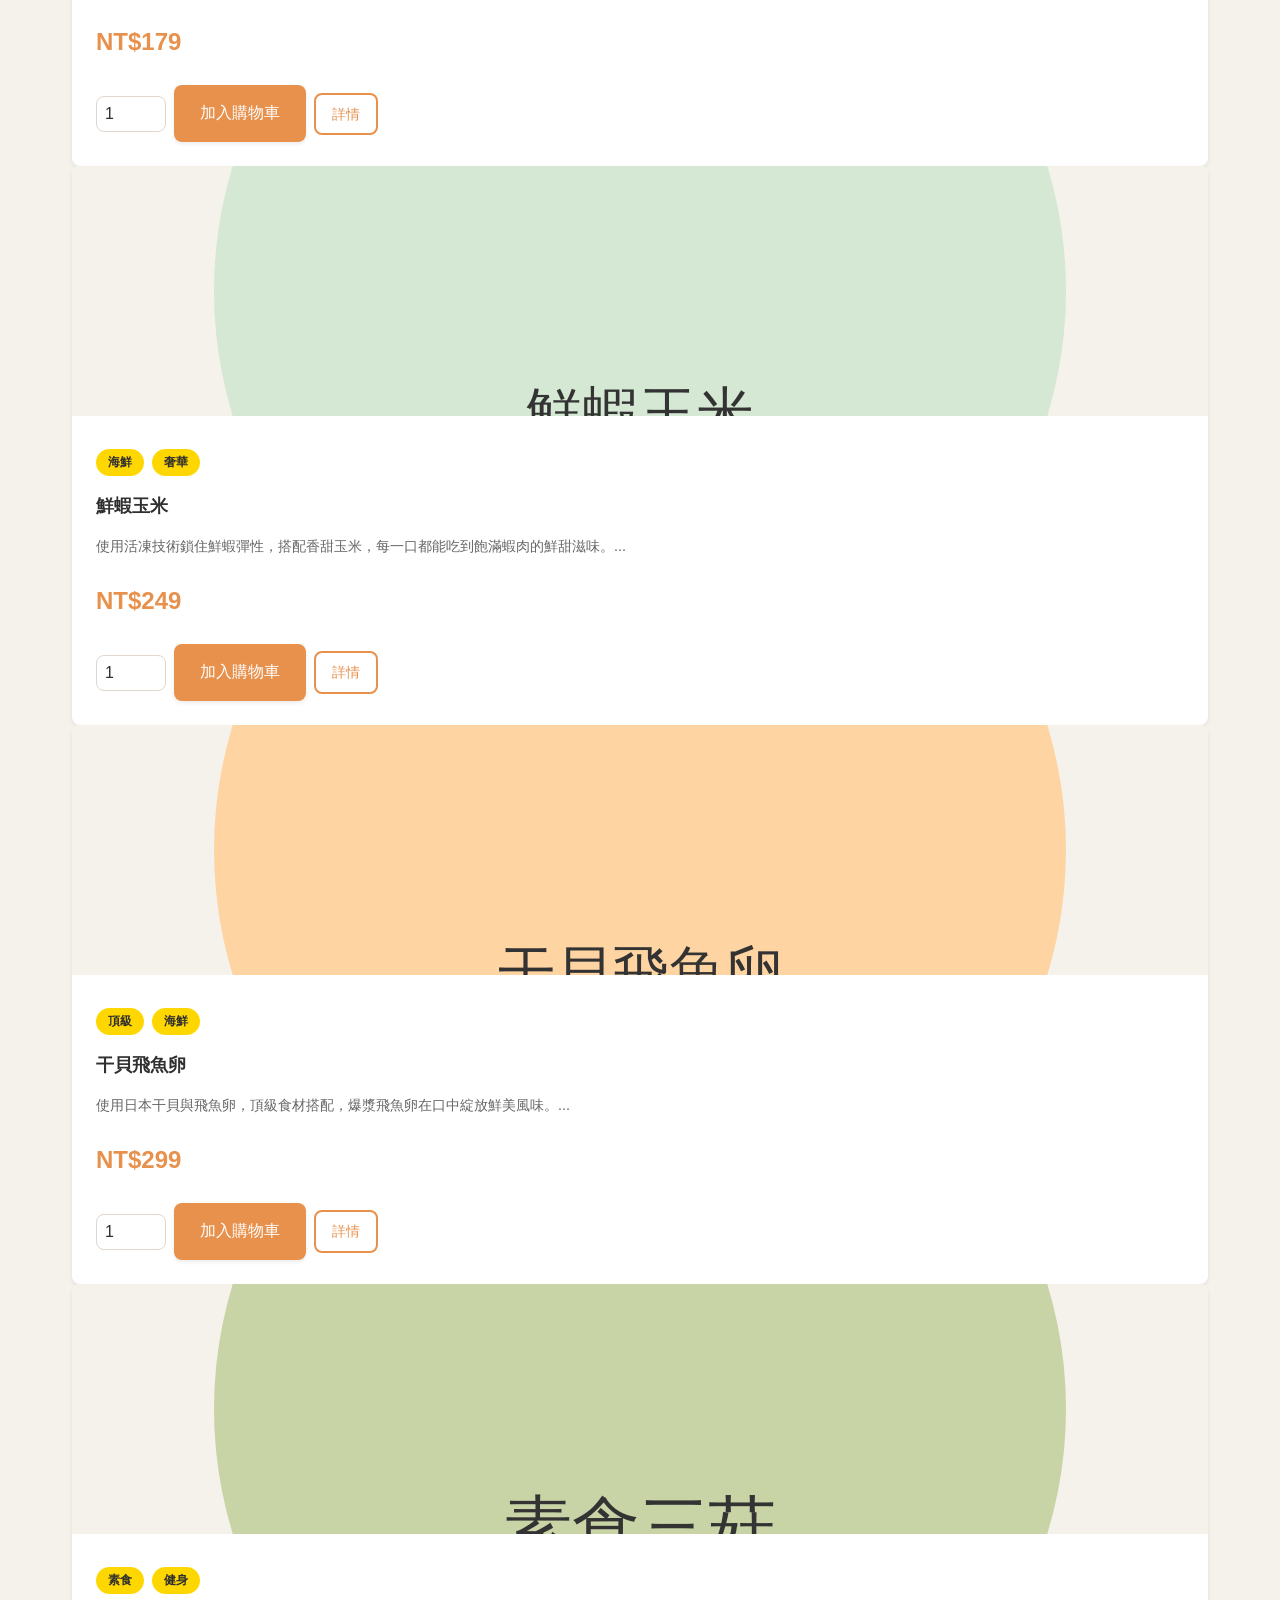
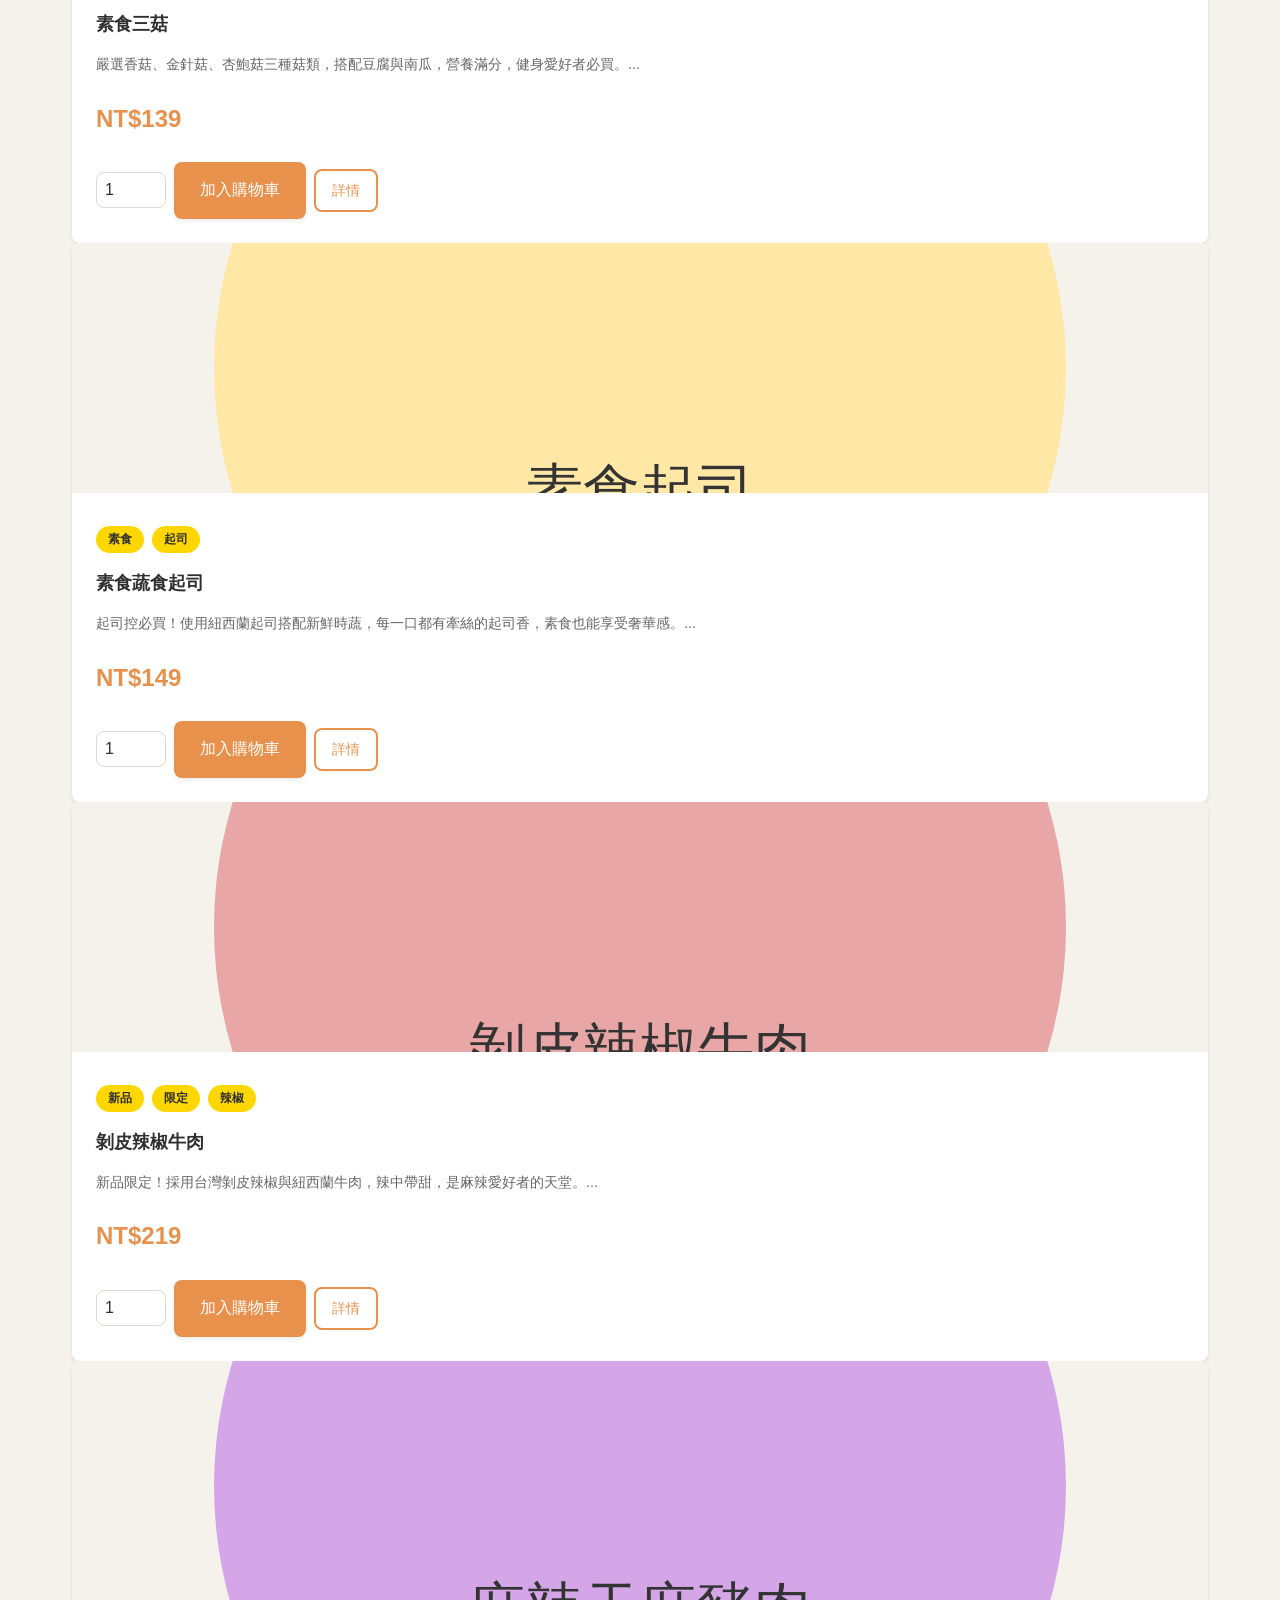
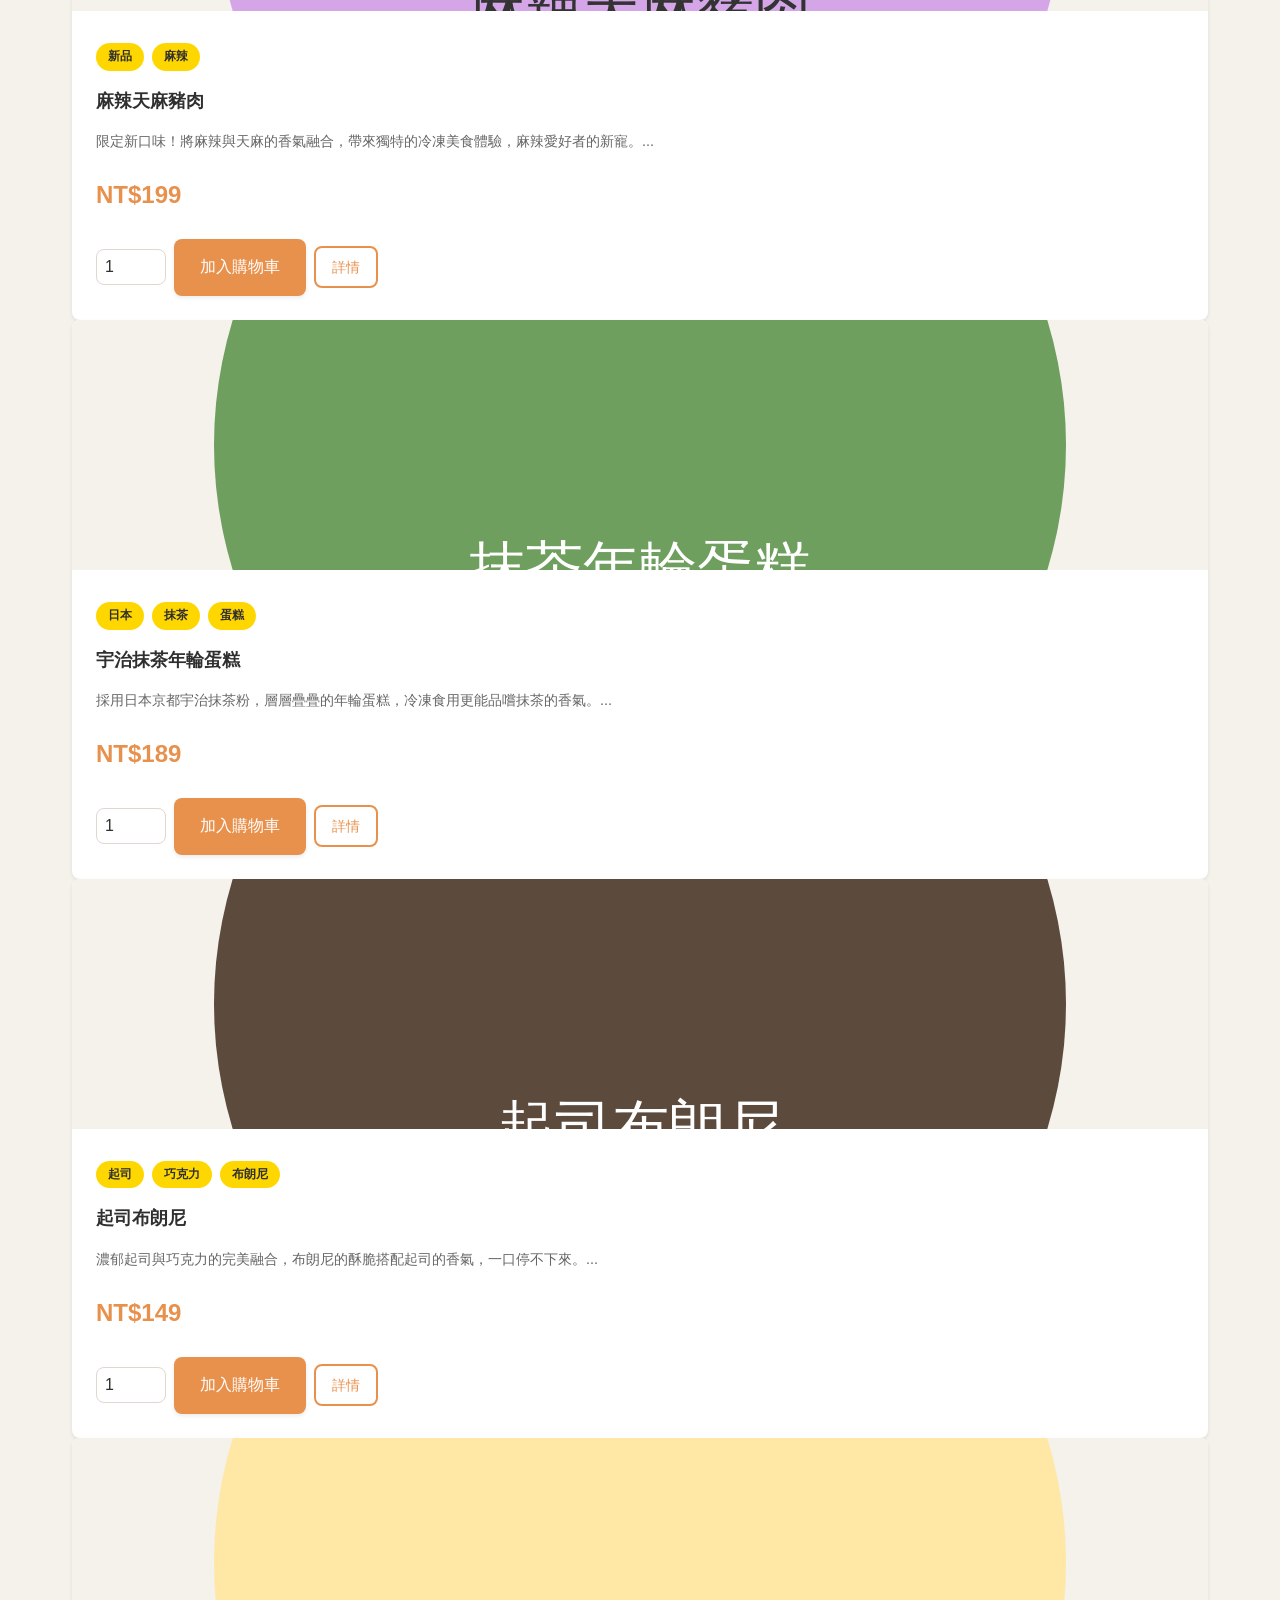
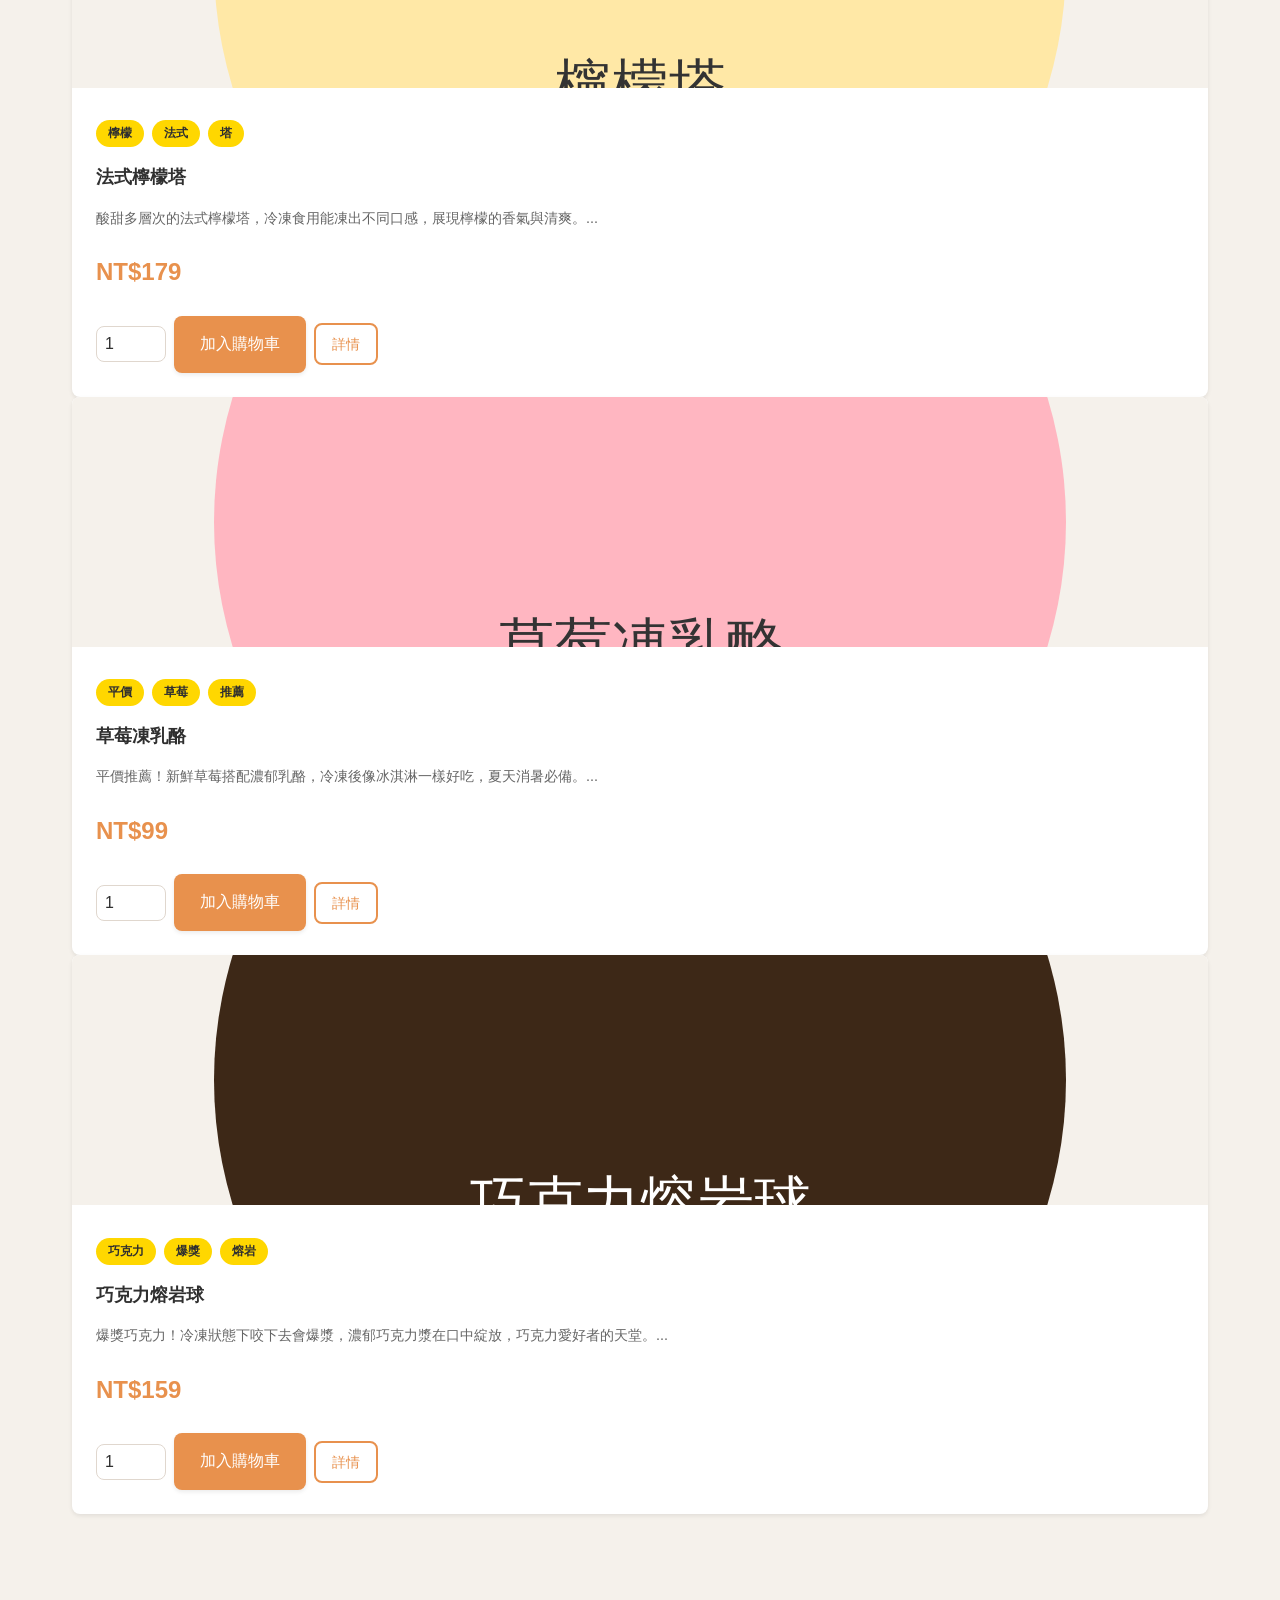
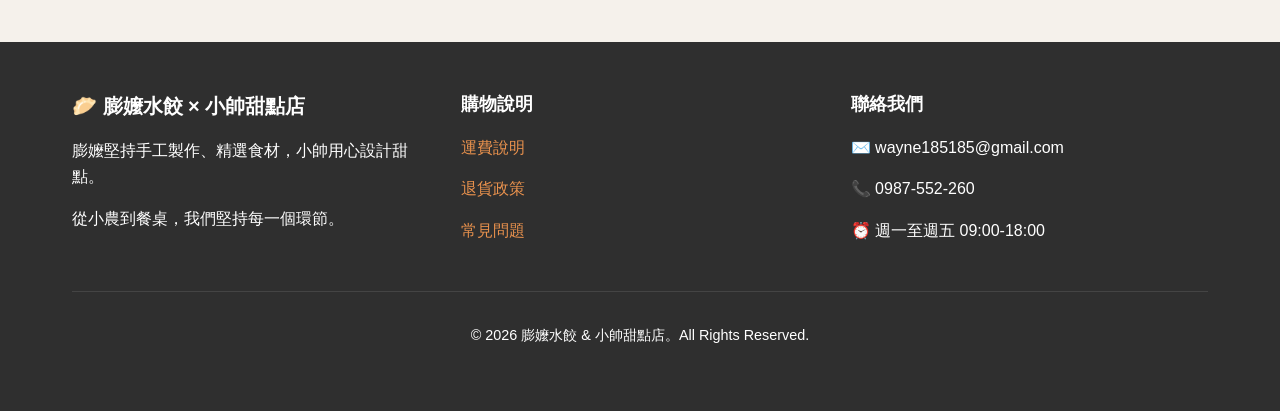
<file: product.html>
<!DOCTYPE html>
<html lang="zh-TW">
<head>
  <meta charset="UTF-8">
  <meta name="viewport" content="width=device-width, initial-scale=1.0">
  <title>商品詳情 - 膨嬤水餃 & 小帥甜點店</title>
  <link rel="stylesheet" href="style.css">
</head>
<body>
  <!-- 導覽列 -->
  <nav class="navbar">
    <div class="navbar-container">
      <div class="navbar-brand">🥟 膨嬤水餃 × 小帥甜點</div>
      <ul class="navbar-nav">
        <li><a href="index.html">首頁</a></li>
        <li><a href="shop.html">商品</a></li>
        <li><a href="index.html#about">關於我們</a></li>
        <li><a href="index.html#contact">聯絡</a></li>
      </ul>
      <div class="navbar-right">
        <a href="cart.html" style="display: flex; align-items: center; font-weight: 600;">
          🛒 購物車<span class="cart-badge">0</span>
        </a>
      </div>
    </div>
  </nav>

  <main>
    <!-- 麵包屑 -->
    <section style="padding: 1rem 0; background-color: var(--color-light);">
      <div class="container">
        <a href="shop.html" style="color: var(--color-primary);">← 返回商品列表</a>
      </div>
    </section>

    <!-- 商品詳情 -->
    <section class="section">
      <div class="container product-detail">
        <!-- 動態渲染 -->
        <div style="text-align: center; padding: 2rem;">
          <p>載入中...</p>
        </div>
      </div>
    </section>
  </main>

  <!-- 頁腳 -->
  <footer>
    <div class="footer-container">
      <div class="footer-grid">
        <div>
          <h4 style="color: white; margin-bottom: 1rem;">🥟 膨嬤水餃 × 小帥甜點店</h4>
          <p>膨嬤堅持手工製作、精選食材，小帥用心設計甜點。</p>
          <p>從小農到餐桌，我們堅持每一個環節。</p>
        </div>
        <div>
          <h5 style="color: white; margin-bottom: 1rem;">購物說明</h5>
          <p><a href="#">運費說明</a></p>
          <p><a href="#">退貨政策</a></p>
          <p><a href="#">常見問題</a></p>
        </div>
        <div>
          <h5 style="color: white; margin-bottom: 1rem;">聯絡我們</h5>
          <p>✉️ service@frozendelights.com</p>
          <p>📞 0800-XXX-XXX</p>
          <p>⏰ 週一至週五 09:00-18:00</p>
        </div>
      </div>
      <div class="footer-bottom">
        <p>&copy; 2024 膨嬤水餃 & 小帥甜點店。All Rights Reserved.</p>
      </div>
    </div>
  </footer>

  <script src="products.js"></script>
  <script src="cart.js"></script>
  <script src="main.js"></script>
  <script>
    document.addEventListener('DOMContentLoaded', () => {
      initProductPage();
    });
  </script>
</body>
</html>
</file>
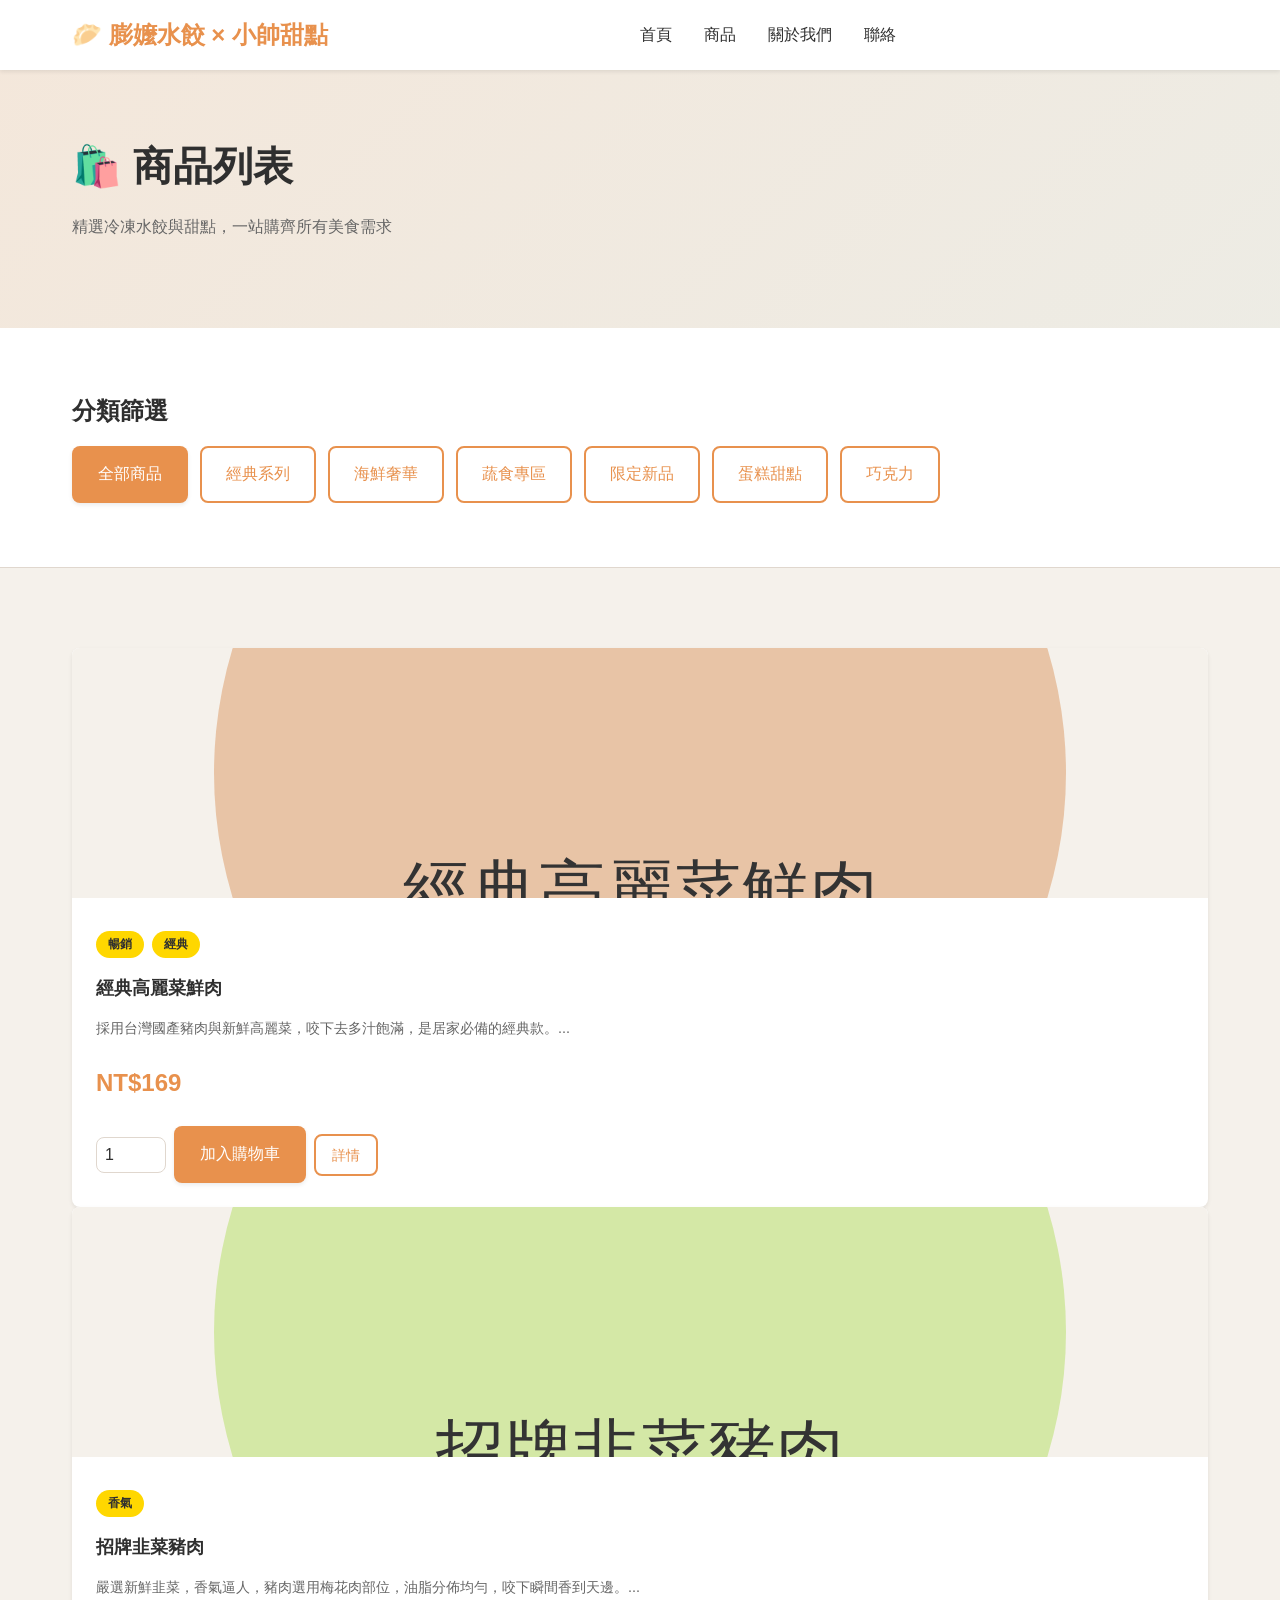
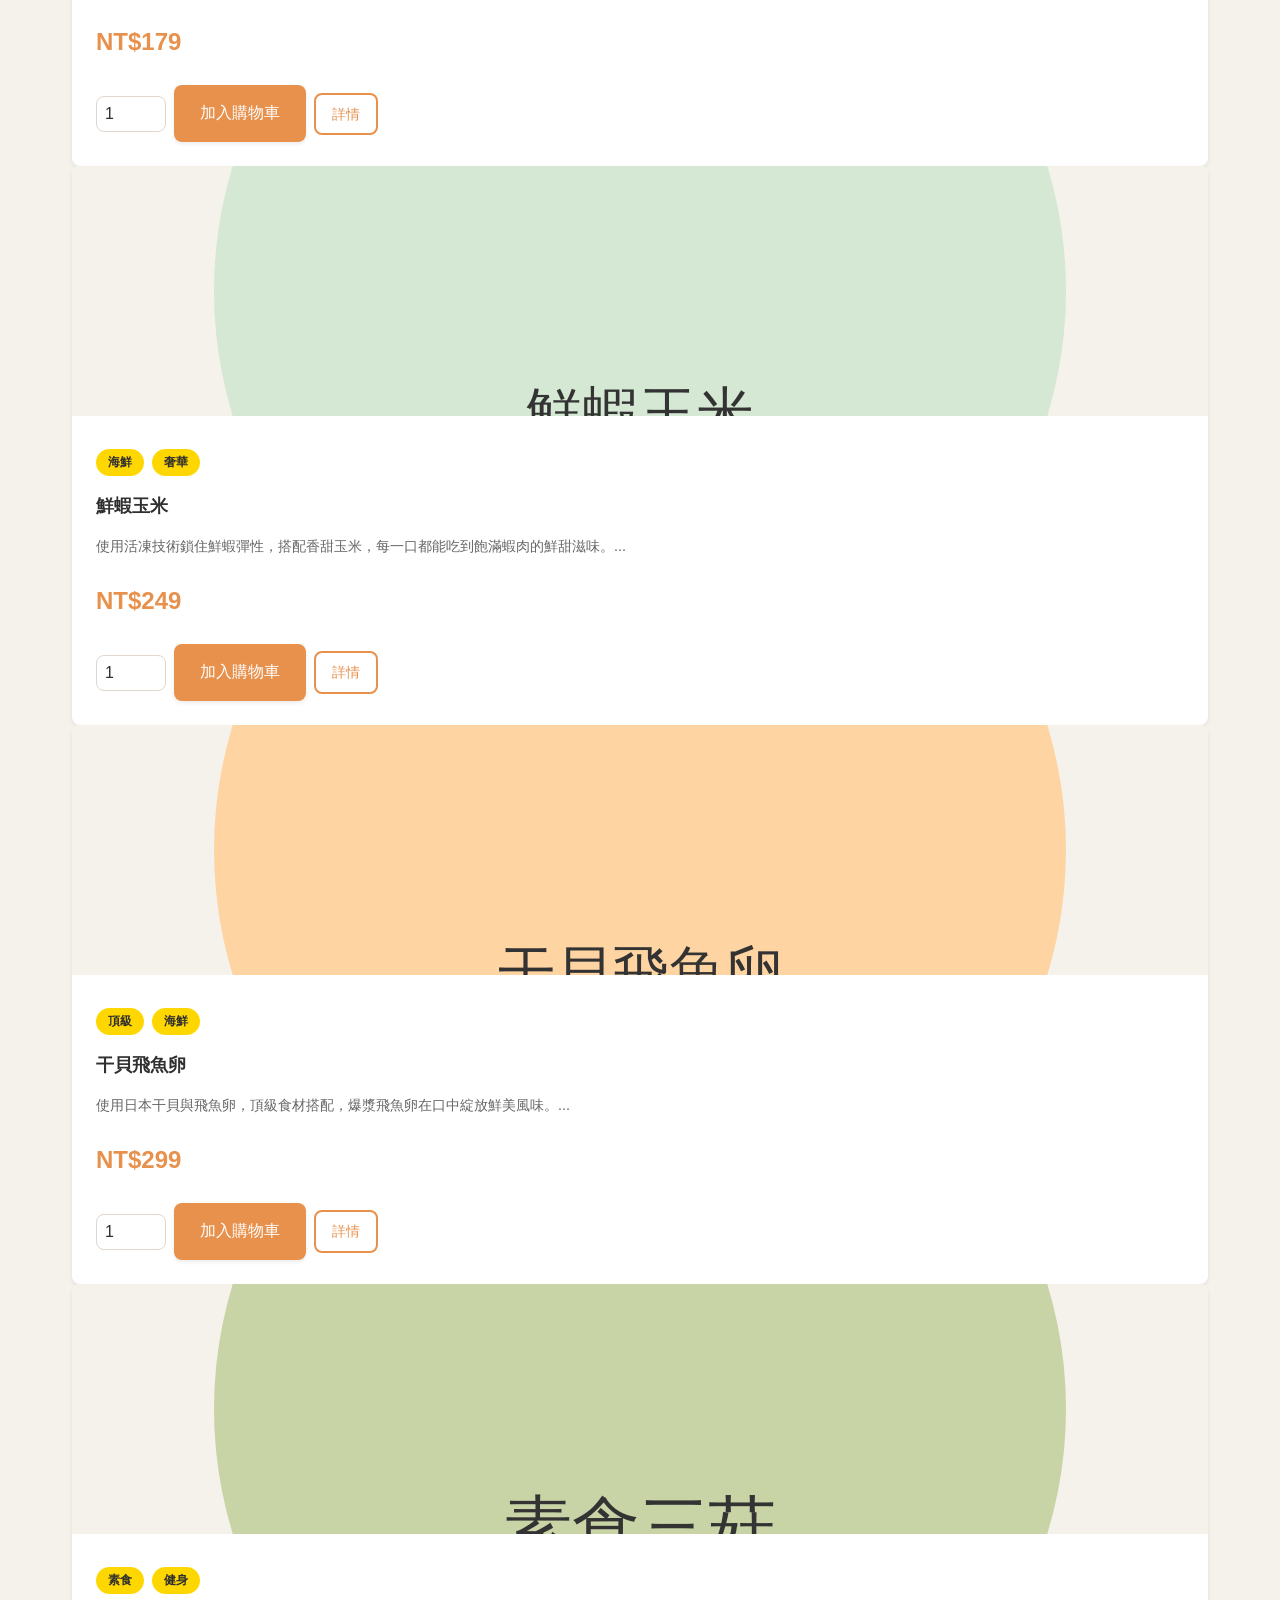
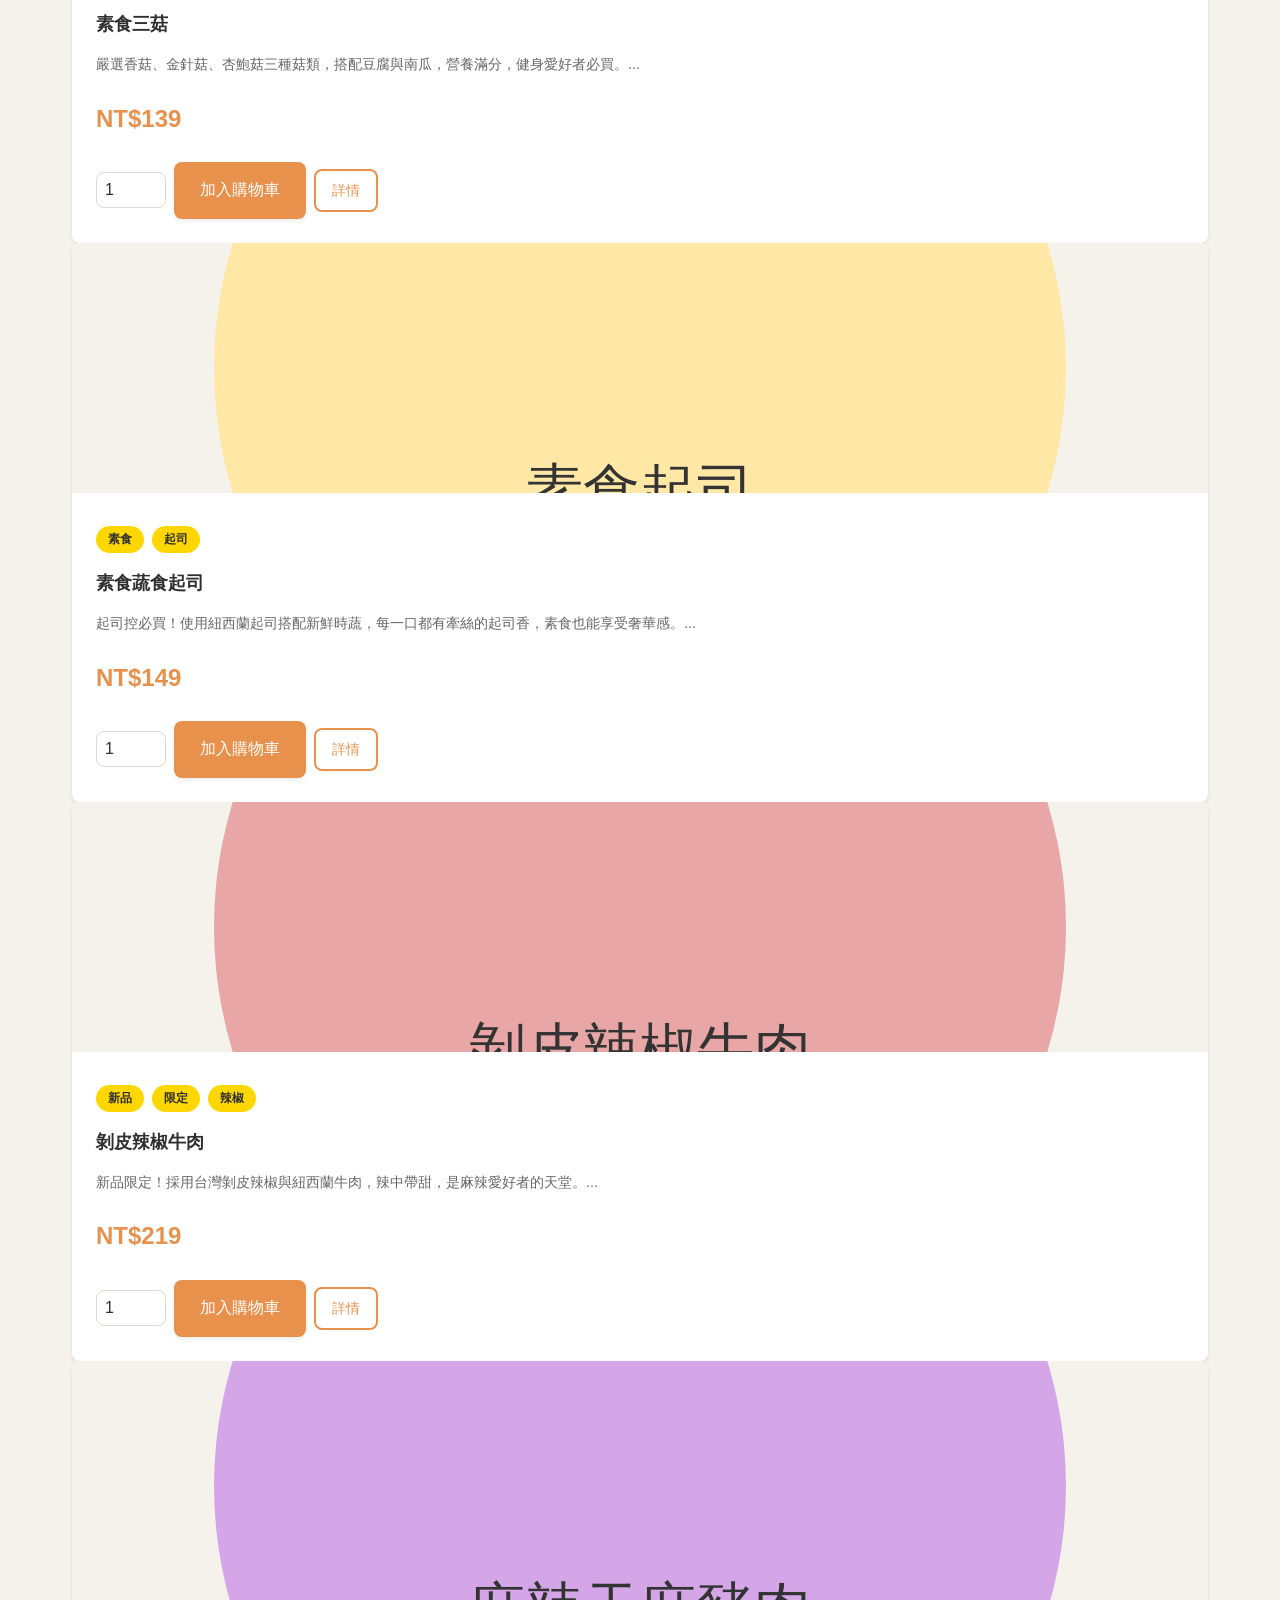
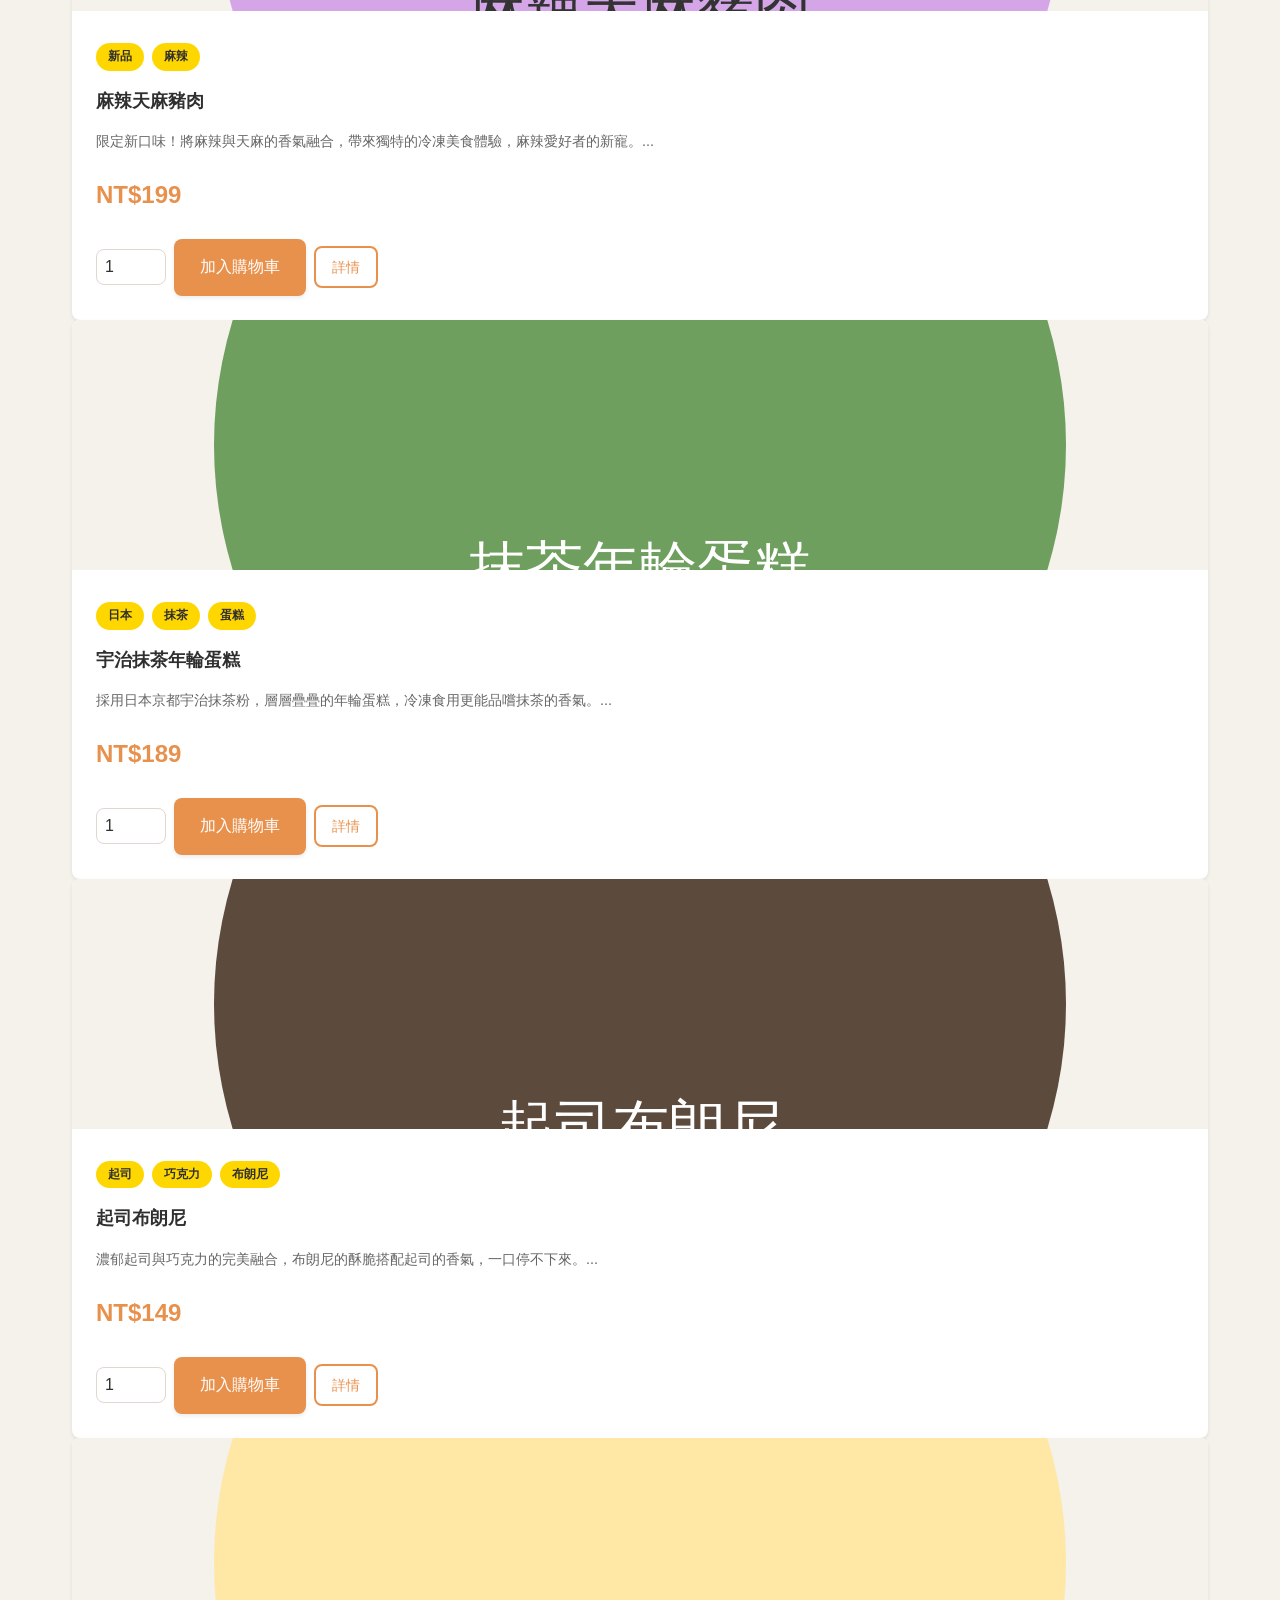
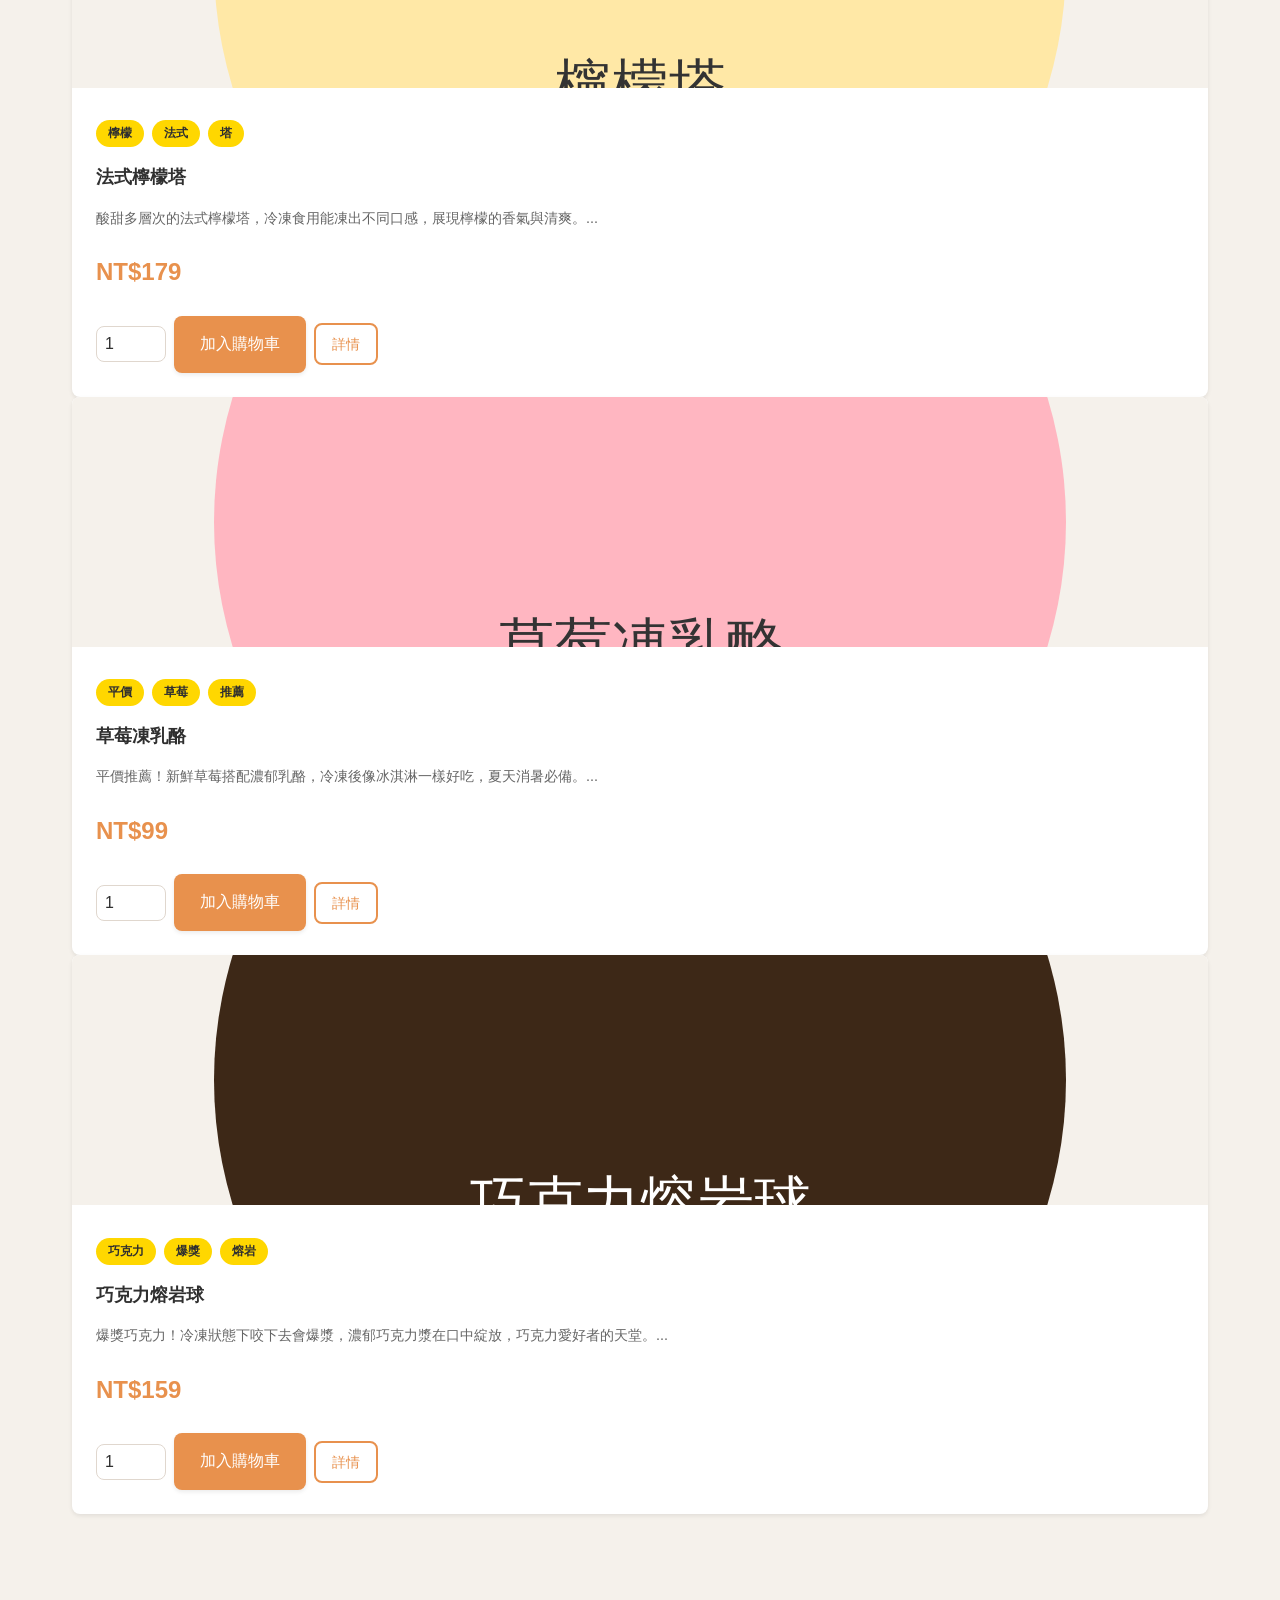
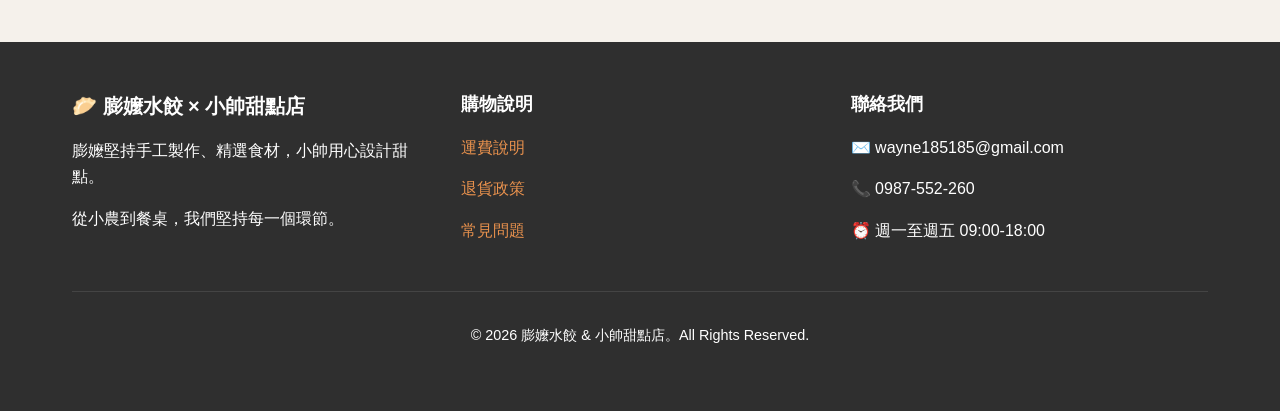
<file: shop.html>
<!DOCTYPE html>
<html lang="zh-TW">
<head>
  <meta charset="UTF-8">
  <meta name="viewport" content="width=device-width, initial-scale=1.0">
  <title>商品列表 - 膨嬤水餃 & 小帥甜點店</title>
  <link rel="stylesheet" href="style.css">
</head>
<body>
  <!-- 導覽列 -->
  <nav class="navbar">
    <div class="navbar-container">
      <div class="navbar-brand">🥟 膨嬤水餃 × 小帥甜點</div>
      <ul class="navbar-nav">
        <li><a href="index.html">首頁</a></li>
        <li><a href="shop.html">商品</a></li>
        <li><a href="index.html#about">關於我們</a></li>
        <li><a href="index.html#contact">聯絡</a></li>
      </ul>
      <div class="navbar-right">
        <a href="cart.html" style="display: flex; align-items: center; font-weight: 600;">
          🛒 購物車<span class="cart-badge">0</span>
        </a>
      </div>
    </div>
  </nav>

  <main>
    <!-- 標題 -->
    <section style="background: linear-gradient(135deg, rgba(232, 145, 77, 0.1) 0%, rgba(90, 140, 111, 0.05) 100%); padding: 2rem 0;">
      <div class="container">
        <h1>🛍️ 商品列表</h1>
        <p style="color: #666; margin-top: 0.5rem;">精選冷凍水餃與甜點，一站購齊所有美食需求</p>
      </div>
    </section>

    <!-- 分類篩選 -->
    <section style="padding: 2rem 0; background-color: white; border-bottom: 1px solid var(--color-border);">
      <div class="container">
        <h3 style="margin-bottom: 1rem;">分類篩選</h3>
        <div style="display: flex; flex-wrap: wrap; gap: 0.75rem;">
          <button class="btn btn-primary category-btn active" data-category="all">
            全部商品
          </button>
          <button class="btn btn-outline category-btn" data-category="classic">
            經典系列
          </button>
          <button class="btn btn-outline category-btn" data-category="seafood">
            海鮮奢華
          </button>
          <button class="btn btn-outline category-btn" data-category="vegetarian">
            蔬食專區
          </button>
          <button class="btn btn-outline category-btn" data-category="limited">
            限定新品
          </button>
          <button class="btn btn-outline category-btn" data-category="cake">
            蛋糕甜點
          </button>
          <button class="btn btn-outline category-btn" data-category="chocolate">
            巧克力
          </button>
        </div>
      </div>
    </section>

    <!-- 商品網格 -->
    <section class="section">
      <div class="container">
        <div class="products-grid grid-3">
          <!-- 動態渲染 -->
        </div>
      </div>
    </section>
  </main>

  <!-- 頁腳 -->
  <footer>
    <div class="footer-container">
      <div class="footer-grid">
        <div>
          <h4 style="color: white; margin-bottom: 1rem;">🥟 膨嬤水餃 × 小帥甜點店</h4>
          <p>膨嬤堅持手工製作、精選食材，小帥用心設計甜點。</p>
          <p>從小農到餐桌，我們堅持每一個環節。</p>
        </div>
        <div>
          <h5 style="color: white; margin-bottom: 1rem;">購物說明</h5>
          <p><a href="#">運費說明</a></p>
          <p><a href="#">退貨政策</a></p>
          <p><a href="#">常見問題</a></p>
        </div>
        <div>
          <h5 style="color: white; margin-bottom: 1rem;">聯絡我們</h5>
          <p>✉️ wayne185185@gmail.com</p>
          <p>📞 0987-552-260</p>
          <p>⏰ 週一至週五 09:00-18:00</p>
        </div>
      </div>
      <div class="footer-bottom">
        <p>&copy; 2026 膨嬤水餃 & 小帥甜點店。All Rights Reserved.</p>
      </div>
    </div>
  </footer>

  <script src="products.js"></script>
  <script src="cart.js"></script>
  <script src="main.js"></script>
  <script>
    document.addEventListener('DOMContentLoaded', () => {
      initShopPage();
      // 初始載入所有商品
      filterProducts('all');
    });
  </script>
</body>
</html>
</file>
<file: style.css>
/* ============================================
   全局樣式 - 冷凍水餃甜點電商網站
   ============================================ */

* {
  margin: 0;
  padding: 0;
  box-sizing: border-box;
}

:root {
  --color-bg: #F5F1EB;
  --color-primary: #E8914D;
  --color-text: #2F2F2F;
  --color-secondary: #5A8C6F;
  --color-accent: #FFD700;
  --color-light: #FAFAF8;
  --color-border: #E0D7CE;
  --color-success: #4CAF50;
  --color-error: #F44336;
  
  --spacing-xs: 0.5rem;
  --spacing-sm: 1rem;
  --spacing-md: 1.5rem;
  --spacing-lg: 2rem;
  --spacing-xl: 3rem;
  
  --border-radius: 8px;
  --shadow-sm: 0 2px 4px rgba(0, 0, 0, 0.08);
  --shadow-md: 0 4px 12px rgba(0, 0, 0, 0.1);
  --shadow-lg: 0 8px 24px rgba(0, 0, 0, 0.12);
  
  --transition: all 0.3s ease;
}

/* ============ 基礎樣式 ============ */

body {
  font-family: 'Segoe UI', 'Microsoft JhengHei', 'Noto Sans CJK TC', sans-serif;
  color: var(--color-text);
  background-color: var(--color-bg);
  line-height: 1.6;
}

html {
  scroll-behavior: smooth;
}

a {
  color: var(--color-primary);
  text-decoration: none;
  transition: var(--transition);
}

a:hover {
  color: #D67A3D;
}

button {
  font-family: inherit;
  cursor: pointer;
  border: none;
  transition: var(--transition);
}

input, select, textarea {
  font-family: inherit;
  font-size: inherit;
  color: var(--color-text);
}

/* ============ 標題與文字 ============ */

h1, h2, h3, h4, h5, h6 {
  font-weight: 600;
  color: var(--color-text);
  margin-bottom: var(--spacing-sm);
}

h1 { font-size: 2.5rem; }
h2 { font-size: 2rem; }
h3 { font-size: 1.5rem; }
h4 { font-size: 1.25rem; }
h5 { font-size: 1.1rem; }
h6 { font-size: 1rem; }

p {
  margin-bottom: var(--spacing-md);
}

.text-center { text-align: center; }
.text-muted { color: #999; }
.text-small { font-size: 0.875rem; }

/* ============ 按鈕 ============ */

.btn {
  padding: var(--spacing-sm) var(--spacing-md);
  border-radius: var(--border-radius);
  font-size: 1rem;
  font-weight: 500;
  cursor: pointer;
  border: 2px solid transparent;
  transition: var(--transition);
  display: inline-block;
  text-align: center;
}

.btn-primary {
  background-color: var(--color-primary);
  color: white;
  box-shadow: var(--shadow-sm);
}

.btn-primary:hover {
  background-color: #D67A3D;
  box-shadow: var(--shadow-md);
  transform: translateY(-2px);
}

.btn-primary:active {
  transform: translateY(0);
}

.btn-primary:disabled {
  background-color: #CCC;
  cursor: not-allowed;
  box-shadow: none;
  transform: none;
}

.btn-secondary {
  background-color: var(--color-secondary);
  color: white;
}

.btn-secondary:hover {
  background-color: #4a7a5d;
}

.btn-outline {
  background-color: transparent;
  border: 2px solid var(--color-primary);
  color: var(--color-primary);
}

.btn-outline:hover {
  background-color: var(--color-primary);
  color: white;
}

.btn-small {
  padding: var(--spacing-xs) var(--spacing-sm);
  font-size: 0.875rem;
}

.btn-block {
  display: block;
  width: 100%;
}

/* ============ 導覽列 ============ */

.navbar {
  background-color: white;
  box-shadow: var(--shadow-sm);
  position: sticky;
  top: 0;
  z-index: 100;
}

.navbar-container {
  max-width: 1200px;
  margin: 0 auto;
  padding: var(--spacing-sm) var(--spacing-lg);
  display: flex;
  justify-content: space-between;
  align-items: center;
}

.navbar-brand {
  font-size: 1.5rem;
  font-weight: 700;
  color: var(--color-primary);
}

.navbar-nav {
  display: flex;
  list-style: none;
  gap: var(--spacing-lg);
}

.navbar-nav a {
  color: var(--color-text);
  font-weight: 500;
}

.navbar-nav a:hover {
  color: var(--color-primary);
}

.navbar-right {
  display: flex;
  gap: var(--spacing-lg);
  align-items: center;
}

.cart-badge {
  background-color: var(--color-accent);
  color: var(--color-text);
  padding: 0.25rem 0.5rem;
  border-radius: 50%;
  font-size: 0.75rem;
  font-weight: 700;
  margin-left: 0.25rem;
}

/* ============ 容器 ============ */

.container {
  max-width: 1200px;
  margin: 0 auto;
  padding: var(--spacing-lg);
}

.section {
  padding: var(--spacing-xl) 0;
}

.section-title {
  text-align: center;
  margin-bottom: var(--spacing-xl);
}

.section-title h2 {
  position: relative;
  display: inline-block;
}

.section-title h2::after {
  content: '';
  position: absolute;
  bottom: -0.5rem;
  left: 50%;
  transform: translateX(-50%);
  width: 60px;
  height: 3px;
  background: linear-gradient(90deg, var(--color-primary), var(--color-secondary));
  border-radius: 2px;
}

/* ============ 卡片 ============ */

.card {
  background-color: white;
  border-radius: var(--border-radius);
  box-shadow: var(--shadow-sm);
  overflow: hidden;
  transition: var(--transition);
}

.card:hover {
  box-shadow: var(--shadow-md);
}

.card-body {
  padding: var(--spacing-md);
}

.card-image {
  width: 100%;
  height: 250px;
  object-fit: cover;
  background-color: var(--color-light);
}

.card-title {
  font-size: 1.1rem;
  font-weight: 600;
  margin-bottom: var(--spacing-sm);
  color: var(--color-text);
}

.card-text {
  font-size: 0.9rem;
  color: #666;
  margin-bottom: var(--spacing-md);
  line-height: 1.5;
}

.card-price {
  font-size: 1.5rem;
  font-weight: 700;
  color: var(--color-primary);
  margin-bottom: var(--spacing-md);
}

.card-tag {
  display: inline-block;
  background-color: var(--color-accent);
  color: var(--color-text);
  padding: 0.25rem 0.75rem;
  border-radius: 20px;
  font-size: 0.75rem;
  font-weight: 600;
  margin-right: 0.5rem;
  margin-bottom: var(--spacing-sm);
}

/* ============ 格線系統 ============ */

.grid {
  display: grid;
  gap: var(--spacing-md);
}

.grid-2 {
  grid-template-columns: repeat(auto-fit, minmax(280px, 1fr));
}

.grid-3 {
  grid-template-columns: repeat(auto-fit, minmax(300px, 1fr));
}

.grid-4 {
  grid-template-columns: repeat(auto-fit, minmax(250px, 1fr));
}

/* ============ 表單 ============ */

.form-group {
  margin-bottom: var(--spacing-md);
}

.form-label {
  display: block;
  margin-bottom: var(--spacing-xs);
  font-weight: 500;
}

.form-control {
  width: 100%;
  padding: var(--spacing-sm);
  border: 1px solid var(--color-border);
  border-radius: var(--border-radius);
  font-size: 1rem;
}

.form-control:focus {
  outline: none;
  border-color: var(--color-primary);
  box-shadow: 0 0 0 3px rgba(232, 145, 77, 0.1);
}

select.form-control {
  cursor: pointer;
}

/* ============ 表格 ============ */

.table {
  width: 100%;
  border-collapse: collapse;
  background-color: white;
}

.table th {
  background-color: var(--color-light);
  padding: var(--spacing-md);
  text-align: left;
  font-weight: 600;
  border-bottom: 2px solid var(--color-border);
}

.table td {
  padding: var(--spacing-md);
  border-bottom: 1px solid var(--color-border);
}

.table tbody tr:hover {
  background-color: var(--color-light);
}

/* ============ 提示與警告 ============ */

.alert {
  padding: var(--spacing-md);
  border-radius: var(--border-radius);
  margin-bottom: var(--spacing-md);
  display: flex;
  gap: var(--spacing-md);
  align-items: flex-start;
}

.alert-success {
  background-color: #E8F5E9;
  color: #2E7D32;
  border-left: 4px solid var(--color-success);
}

.alert-error {
  background-color: #FFEBEE;
  color: #C62828;
  border-left: 4px solid var(--color-error);
}

.alert-warning {
  background-color: #FFF3E0;
  color: #E65100;
  border-left: 4px solid #FF9800;
}

.alert-info {
  background-color: #E3F2FD;
  color: #1565C0;
  border-left: 4px solid #2196F3;
}

/* ============ 響應式設計 ============ */

@media (max-width: 768px) {
  h1 { font-size: 2rem; }
  h2 { font-size: 1.5rem; }
  
  .container {
    padding: var(--spacing-md);
  }
  
  .section {
    padding: var(--spacing-lg) 0;
  }
  
  .navbar-nav {
    display: none;
  }
  
  .grid-2, .grid-3, .grid-4 {
    grid-template-columns: repeat(auto-fit, minmax(200px, 1fr));
  }
  
  .table {
    font-size: 0.9rem;
  }
  
  .table th, .table td {
    padding: var(--spacing-sm);
  }
}

@media (max-width: 480px) {
  h1 { font-size: 1.5rem; }
  h2 { font-size: 1.25rem; }
  
  .container {
    padding: var(--spacing-sm);
  }
  
  .navbar-container {
    padding: var(--spacing-sm);
  }
  
  .grid-2, .grid-3, .grid-4 {
    grid-template-columns: 1fr;
  }
}

/* ============ 頁腳 ============ */

footer {
  background-color: var(--color-text);
  color: white;
  padding: var(--spacing-xl) 0;
  margin-top: var(--spacing-xl);
}

footer a {
  color: var(--color-primary);
}

footer p {
  margin-bottom: var(--spacing-sm);
}

.footer-container {
  max-width: 1200px;
  margin: 0 auto;
  padding: 0 var(--spacing-lg);
}

.footer-grid {
  display: grid;
  grid-template-columns: repeat(auto-fit, minmax(250px, 1fr));
  gap: var(--spacing-lg);
  margin-bottom: var(--spacing-lg);
}

.footer-bottom {
  text-align: center;
  padding-top: var(--spacing-lg);
  border-top: 1px solid rgba(255, 255, 255, 0.1);
  font-size: 0.9rem;
}

/* ============ 工具類 ============ */

.mt-1 { margin-top: var(--spacing-xs); }
.mt-2 { margin-top: var(--spacing-sm); }
.mt-3 { margin-top: var(--spacing-md); }
.mt-4 { margin-top: var(--spacing-lg); }
.mt-5 { margin-top: var(--spacing-xl); }

.mb-1 { margin-bottom: var(--spacing-xs); }
.mb-2 { margin-bottom: var(--spacing-sm); }
.mb-3 { margin-bottom: var(--spacing-md); }
.mb-4 { margin-bottom: var(--spacing-lg); }
.mb-5 { margin-bottom: var(--spacing-xl); }

.p-1 { padding: var(--spacing-xs); }
.p-2 { padding: var(--spacing-sm); }
.p-3 { padding: var(--spacing-md); }
.p-4 { padding: var(--spacing-lg); }
.p-5 { padding: var(--spacing-xl); }

.text-primary { color: var(--color-primary); }
.text-secondary { color: var(--color-secondary); }

.hidden { display: none; }
.visible { display: block; }
</file>
